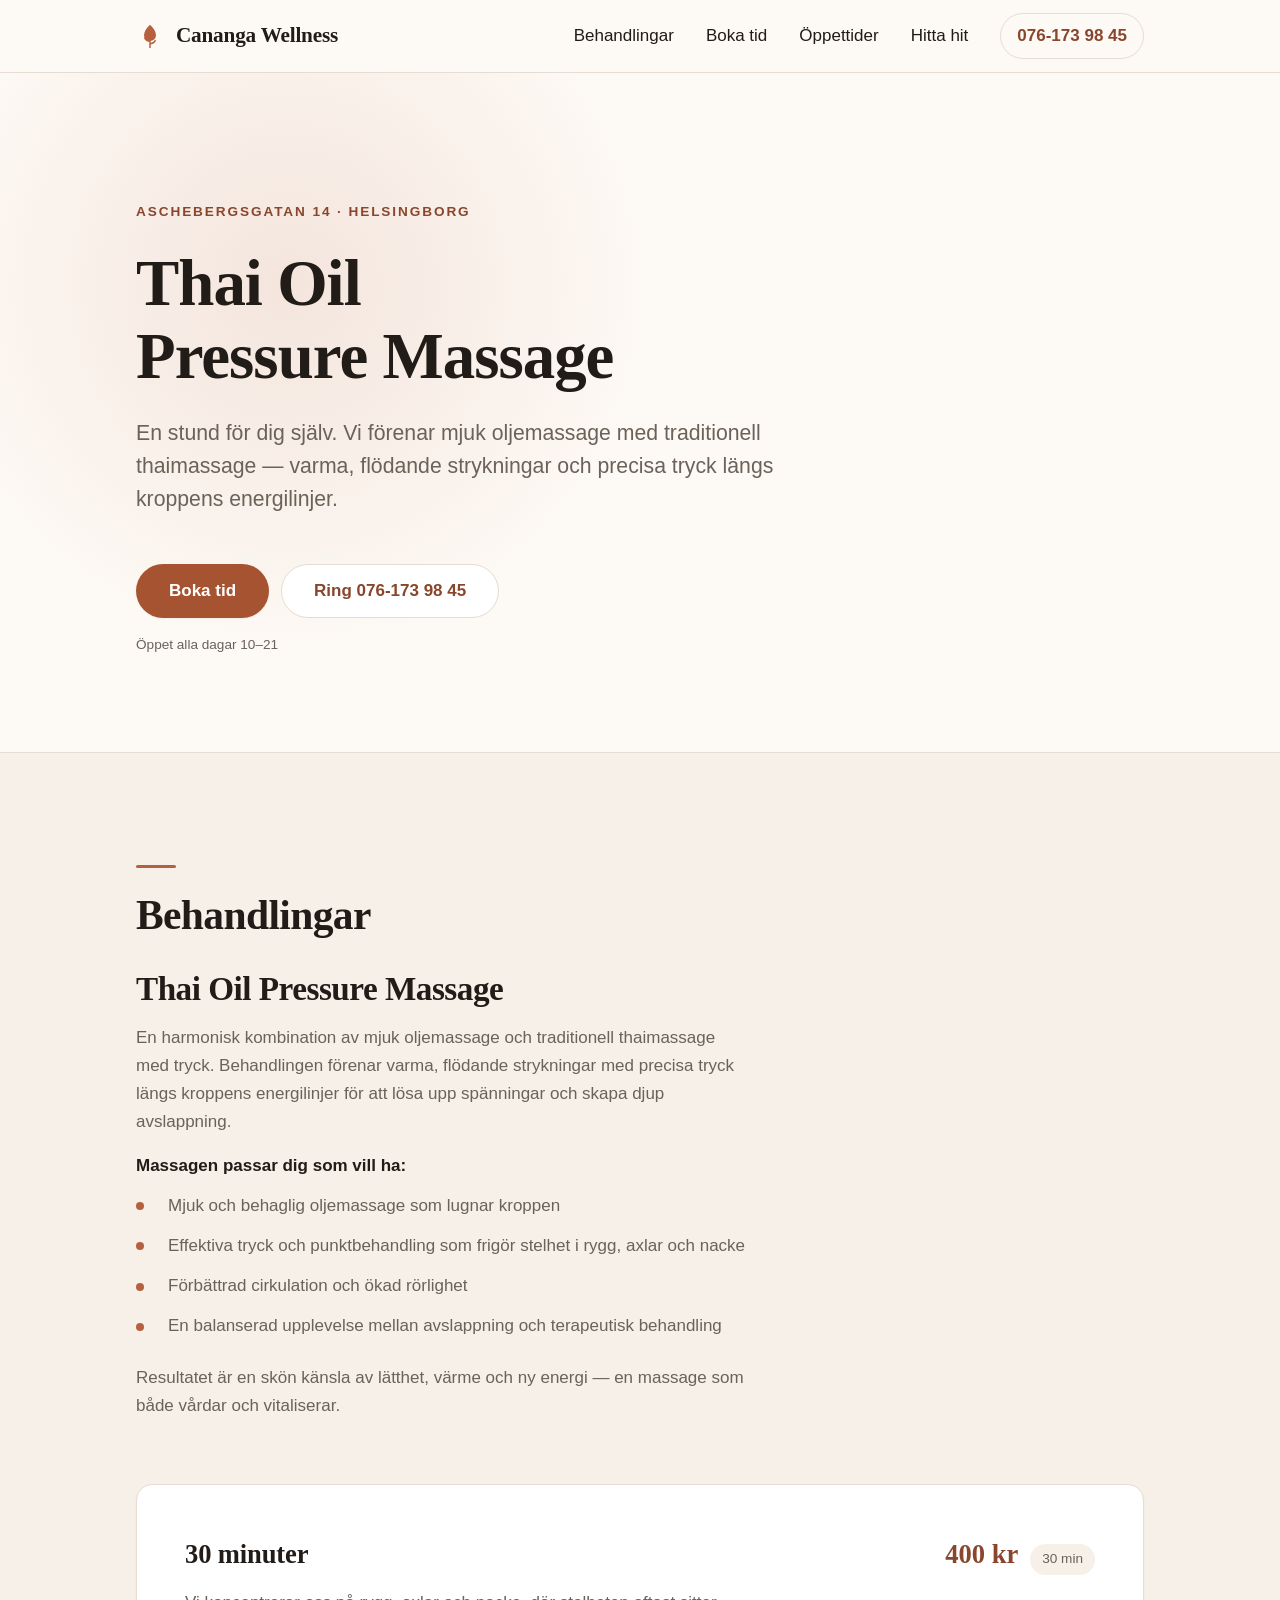
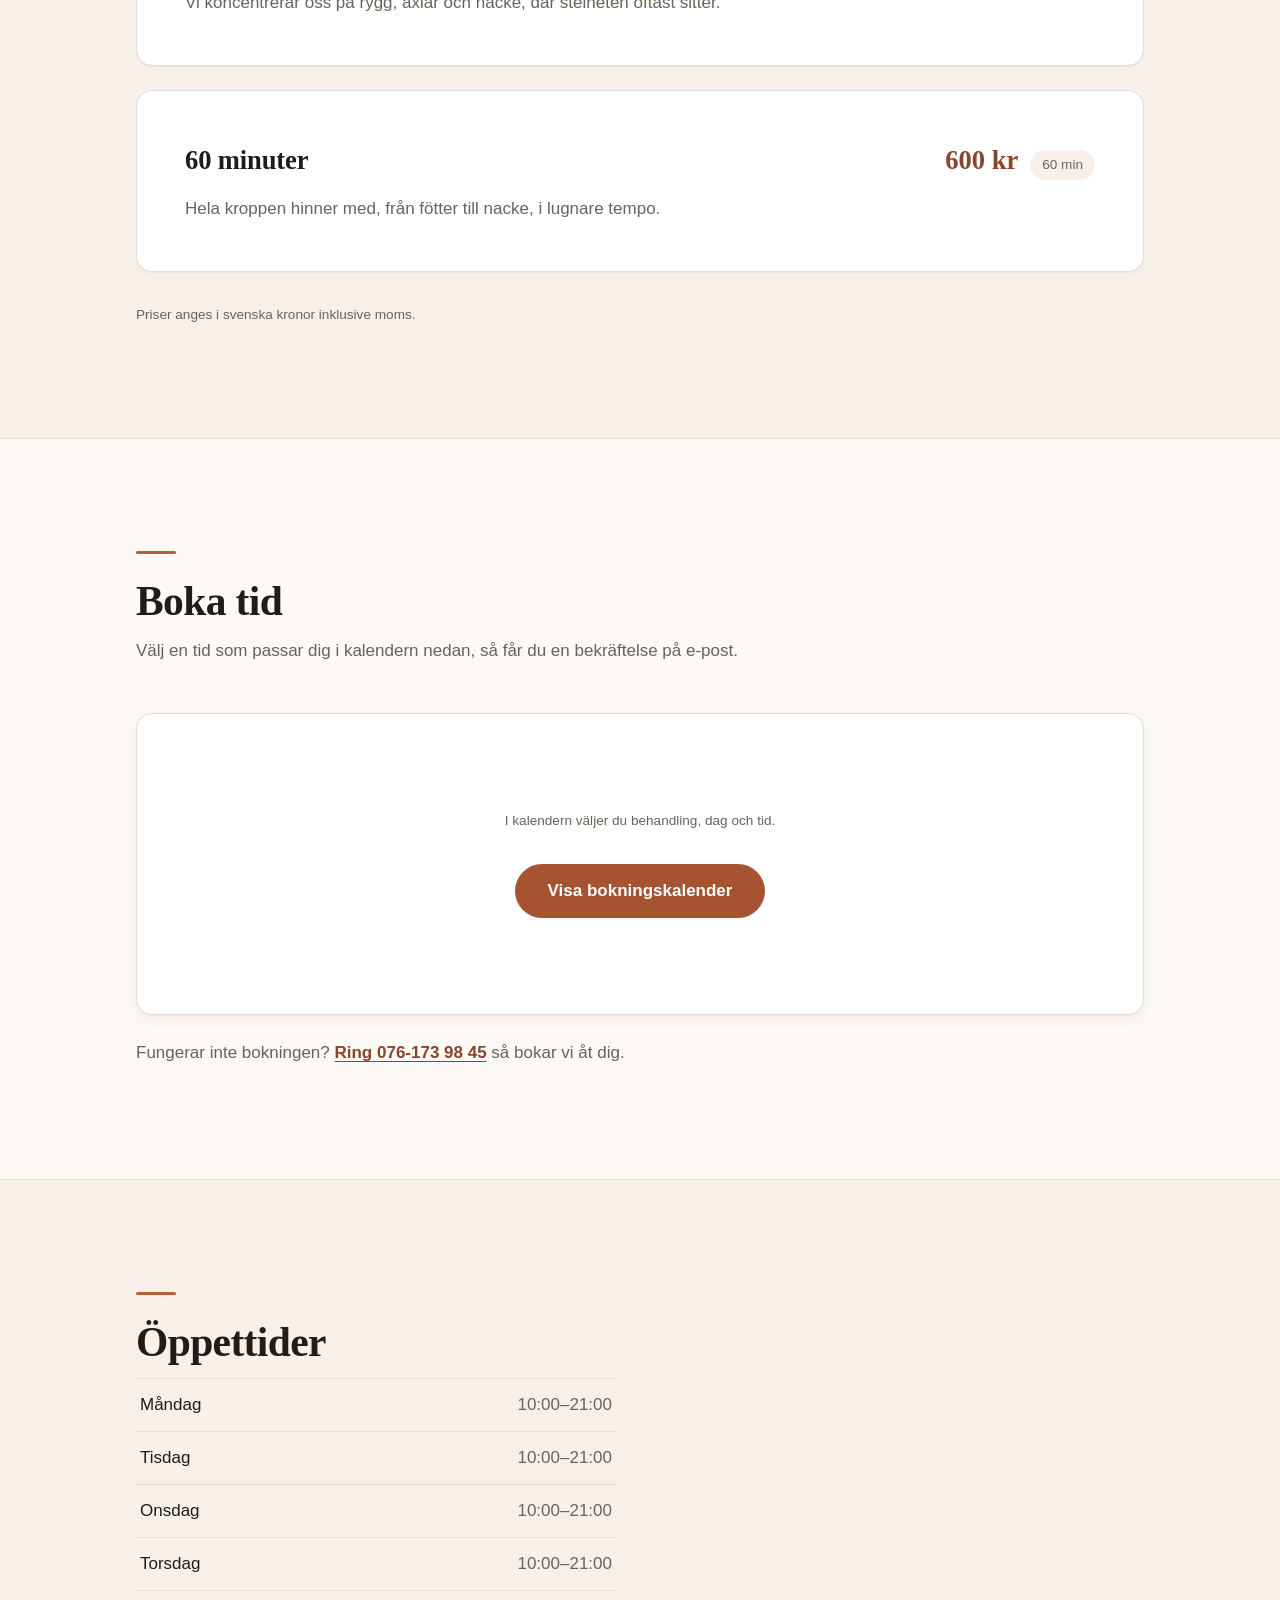
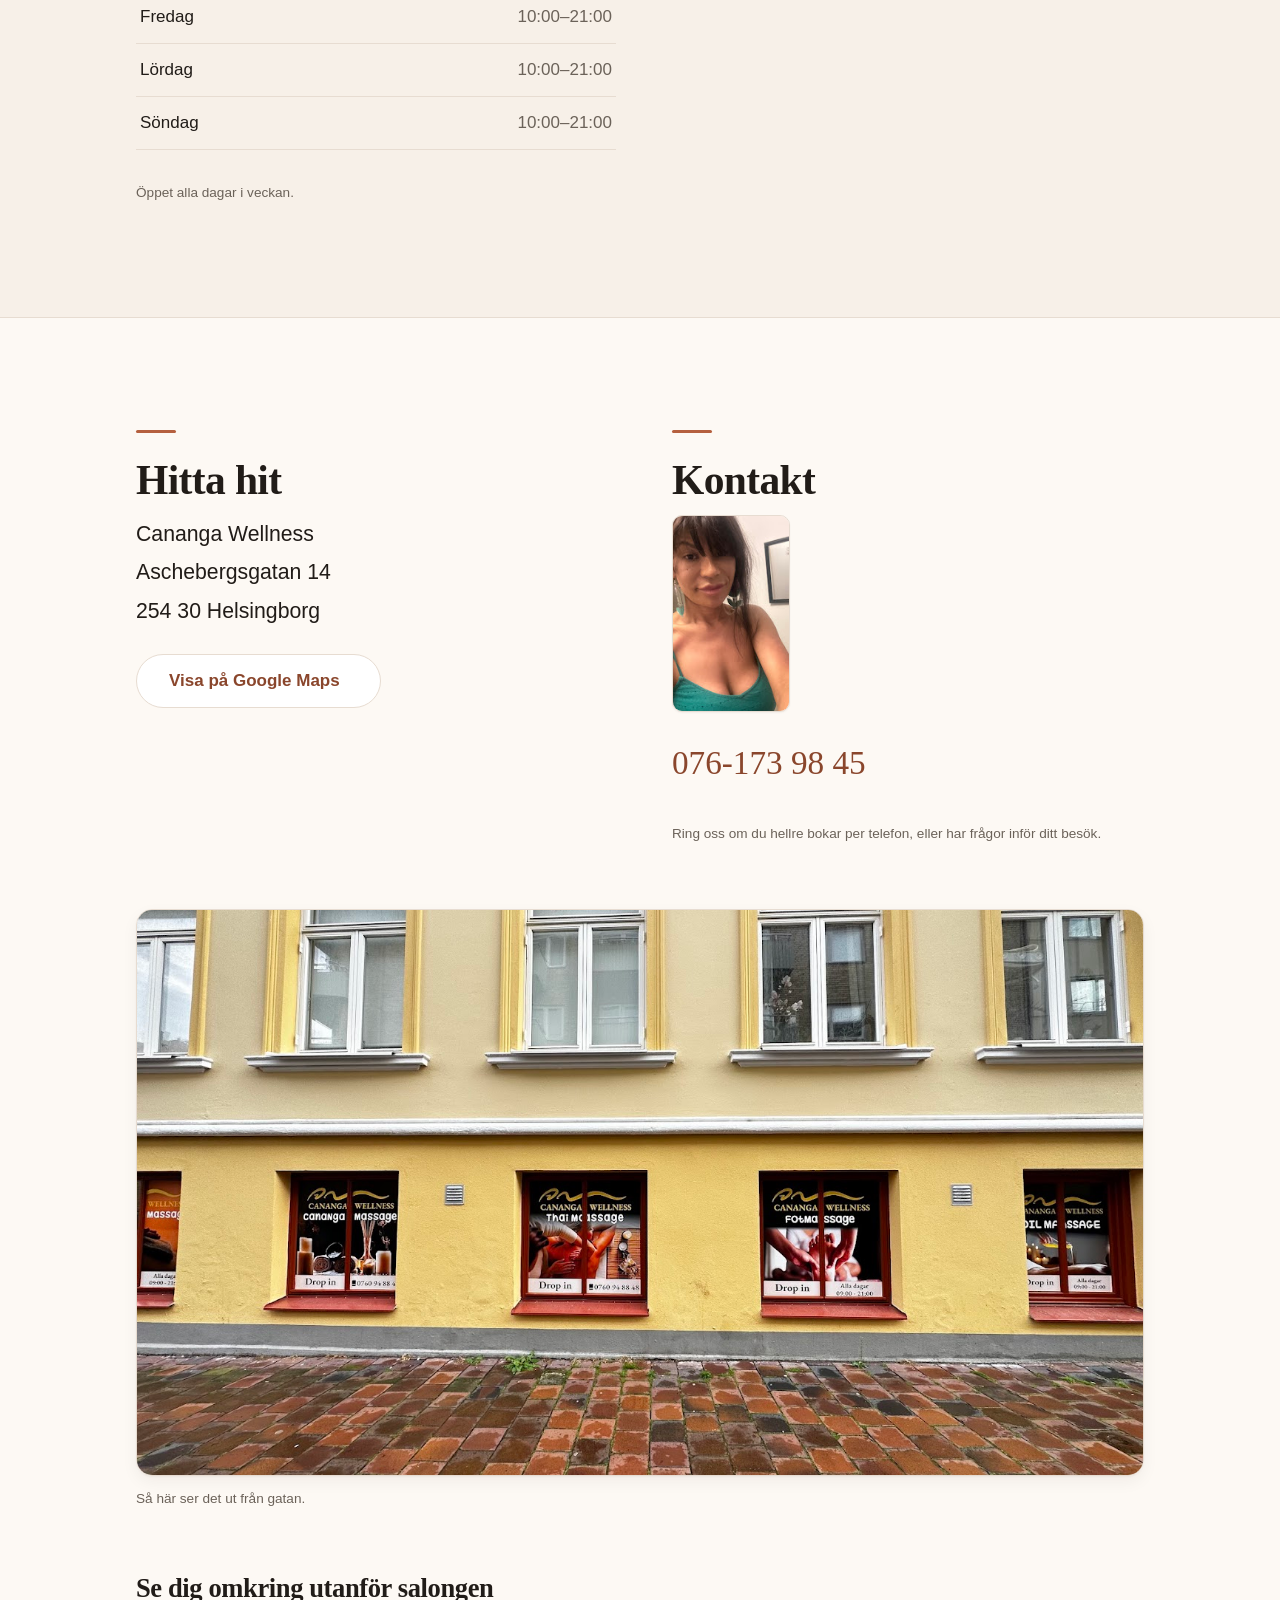
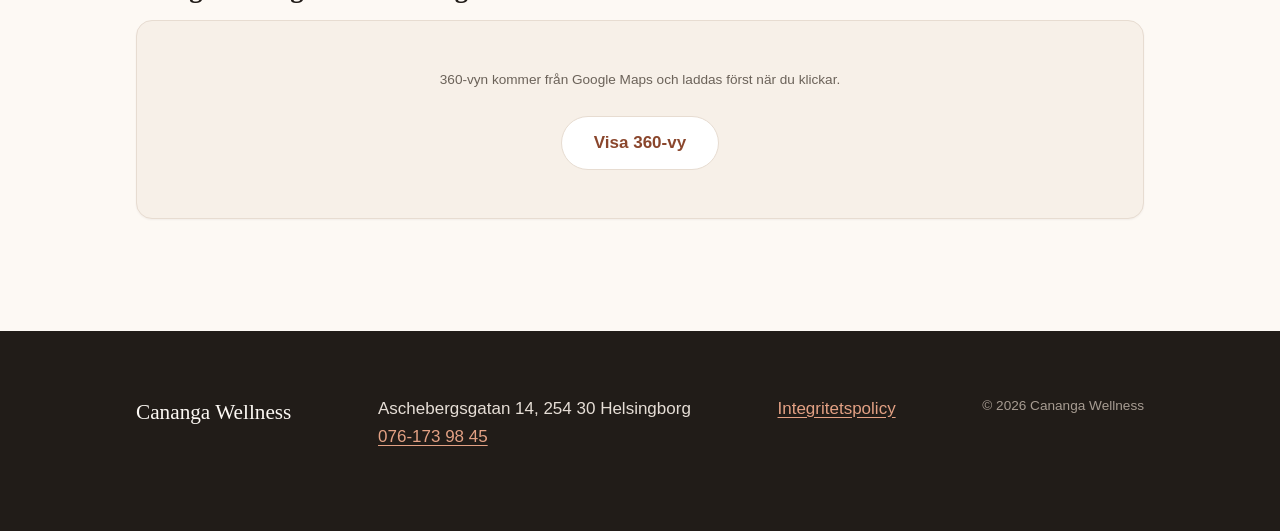
<file: index.html>
<!DOCTYPE html>
<html lang="sv">
<head>
<meta charset="utf-8">
<meta name="viewport" content="width=device-width, initial-scale=1">

<title>Cananga Wellness – Thai Oil Pressure Massage i Helsingborg</title>
<meta name="description" content="Thai Oil Pressure Massage i Helsingborg — mjuk oljemassage kombinerad med traditionell thaimassage. 30 min 400 kr, 60 min 600 kr. Öppet alla dagar 10–21.">
<link rel="canonical" href="https://peraakesson-cloud.github.io/cananga-wellness/">

<meta name="theme-color" content="#FDF9F4">
<link rel="icon" href="img/favicon.svg" type="image/svg+xml">

<!-- Open Graph / delning i sociala medier och chattappar -->
<meta property="og:type" content="website">
<meta property="og:locale" content="sv_SE">
<meta property="og:site_name" content="Cananga Wellness">
<meta property="og:title" content="Cananga Wellness – Thai Oil Pressure Massage i Helsingborg">
<meta property="og:description" content="Mjuk oljemassage kombinerad med traditionell thaimassage. 30 min 400 kr, 60 min 600 kr. Öppet alla dagar 10–21 på Aschebergsgatan 14.">
<meta property="og:url" content="https://peraakesson-cloud.github.io/cananga-wellness/">
<meta property="og:image" content="https://peraakesson-cloud.github.io/cananga-wellness/img/og-image.png">
<meta property="og:image:width" content="1200">
<meta property="og:image:height" content="630">
<meta property="og:image:alt" content="Cananga Wellness – Thai Oil Pressure Massage i Helsingborg">
<meta name="twitter:card" content="summary_large_image">

<link rel="stylesheet" href="css/style.css">

<!-- Markerar att JavaScript fungerar, så mobilmenyn kan fällas ihop direkt.
     Utan JavaScript visas alla menylänkar som en vanlig lista i stället. -->
<script>document.documentElement.className += ' js';</script>
</head>

<body>

<a class="skip" href="#innehall">Hoppa till innehåll</a>

<header class="site-head">
  <div class="wrap site-head__inner">

    <a class="brand" href="#top">
      <span class="brand__mark" aria-hidden="true">
        <svg viewBox="0 0 32 32" width="28" height="28" focusable="false">
          <path d="M16 3c4.5 4 6.8 8 6.8 12a6.8 6.8 0 0 1-13.6 0c0-4 2.3-8 6.8-12z" fill="currentColor"/>
          <path d="M16 17v12M16 22c-2.6 0-4.7-1.4-6-3.6M16 25c2.6 0 4.7-1.4 6-3.6"
                fill="none" stroke="currentColor" stroke-width="1.7" stroke-linecap="round"/>
        </svg>
      </span>
      <span class="brand__name">Cananga&nbsp;Wellness</span>
    </a>

    <button class="nav-toggle" type="button" aria-expanded="false" aria-controls="huvudmeny">
      <span class="nav-toggle__bars" aria-hidden="true"><span></span><span></span><span></span></span>
      <span class="nav-toggle__text">Meny</span>
    </button>

    <nav id="huvudmeny" class="nav" aria-label="Huvudmeny">
      <ul class="nav__list">
        <li><a href="#behandlingar">Behandlingar</a></li>
        <li><a href="#boka">Boka tid</a></li>
        <li><a href="#oppettider">Öppettider</a></li>
        <li><a href="#hitta-hit">Hitta hit</a></li>
        <li class="nav__cta"><a class="btn btn--ghost" href="tel:+46761739845">076-173&nbsp;98&nbsp;45</a></li>
      </ul>
    </nav>

  </div>
</header>

<main id="innehall">

  <!-- ===================== HERO ===================== -->
  <section class="hero" id="top">
    <div class="wrap hero__inner">
      <p class="eyebrow">Aschebergsgatan 14 &middot; Helsingborg</p>
      <h1 class="hero__title">Thai Oil Pressure Massage</h1>
      <p class="lead">
        En stund för dig själv. Vi förenar mjuk oljemassage med traditionell
        thaimassage — varma, flödande strykningar och precisa tryck längs
        kroppens energilinjer.
      </p>
      <p class="hero__actions">
        <a class="btn btn--primary" href="#boka">Boka tid</a>
        <a class="btn btn--quiet" href="tel:+46761739845">Ring 076-173&nbsp;98&nbsp;45</a>
      </p>
      <p class="hero__meta">Öppet alla dagar 10–21</p>
    </div>
  </section>

  <!-- ===================== BEHANDLINGAR ===================== -->
  <section class="section section--alt" id="behandlingar">
    <div class="wrap">
      <h2 class="section__title">Behandlingar</h2>

      <!-- BESKRIVNING AV MASSAGEN — gäller båda längderna.
           Ändrar du texten här behöver du inte ändra i korten nedan. -->
      <div class="treatment-intro">
        <h3 class="treatment-intro__name">Thai Oil Pressure Massage</h3>
        <p>
          En harmonisk kombination av mjuk oljemassage och traditionell
          thaimassage med tryck. Behandlingen förenar varma, flödande
          strykningar med precisa tryck längs kroppens energilinjer för att
          lösa upp spänningar och skapa djup avslappning.
        </p>

        <p class="treatment-intro__label">Massagen passar dig som vill ha:</p>
        <ul class="ticks">
          <li>Mjuk och behaglig oljemassage som lugnar kroppen</li>
          <li>Effektiva tryck och punktbehandling som frigör stelhet i rygg, axlar och nacke</li>
          <li>Förbättrad cirkulation och ökad rörlighet</li>
          <li>En balanserad upplevelse mellan avslappning och terapeutisk behandling</li>
        </ul>

        <p>
          Resultatet är en skön känsla av lätthet, värme och ny energi — en
          massage som både vårdar och vitaliserar.
        </p>
      </div>

      <ul class="treatments">

        <!-- EN LÄNGD = ETT <li>-BLOCK. Kopiera hela blocket för att lägga till fler. -->
        <li class="treatment">
          <div class="treatment__head">
            <h4 class="treatment__name">30 minuter</h4>
            <p class="treatment__price">
              <span class="treatment__amount">400&nbsp;kr</span>
              <span class="treatment__time">30 min</span>
            </p>
          </div>
          <p class="treatment__desc">
            Vi koncentrerar oss på rygg, axlar och nacke, där stelheten
            oftast sitter.
          </p>
        </li>

        <li class="treatment">
          <div class="treatment__head">
            <h4 class="treatment__name">60 minuter</h4>
            <p class="treatment__price">
              <span class="treatment__amount">600&nbsp;kr</span>
              <span class="treatment__time">60 min</span>
            </p>
          </div>
          <p class="treatment__desc">
            Hela kroppen hinner med, från fötter till nacke, i lugnare tempo.
          </p>
        </li>
        <!-- SLUT PÅ BEHANDLINGSBLOCK -->

      </ul>

      <p class="fineprint">Priser anges i svenska kronor inklusive moms.</p>
    </div>
  </section>

  <!-- ===================== BOKA ===================== -->
  <section class="section" id="boka">
    <div class="wrap">
      <h2 class="section__title">Boka tid</h2>
      <p class="section__intro">
        Välj en tid som passar dig i kalendern nedan, så får du en bekräftelse
        på e-post.
      </p>

      <!-- ==========================================================
           BOKNINGSWIDGET — START
           ==========================================================
           ALLT som rör bokningssystemet ligger mellan den här
           kommentaren och "BOKNINGSWIDGET — SLUT" längre ner.
           Inget annat på webbplatsen är beroende av det. Vill du byta
           till en annan leverantör (Bokadirekt, Setmore, Boka.se ...)
           — radera hela blocket och klistra in deras kod i stället.

           KALENDERN ÄR INKOPPLAD mot Cal.com-kontot
           canangewellness-vjsgfw. Knappen öppnar hela kontots kalender,
           där besökaren själv väljer 30 eller 60 minuter och sedan tid.

           Därför behöver du INTE ändra något här när du lägger till
           eller tar bort en behandling i Cal.com — den dyker upp i
           kalendern automatiskt. Men glöm inte att lägga till den i
           listan "Behandlingar" längre upp på sidan, den är separat.

           BYTER DU ANVÄNDARNAMN i Cal.com slutar kalendern att
           fungera. Då måste "link" nedan uppdateras till det nya
           namnet. Det är det som står efter cal.com/ i din adress.

           GLÖM INTE: ställ in Availability i Cal.com till 10:00–21:00
           alla dagar, annars går det att boka tider ni har stängt.
           ========================================================== -->

      <div class="booking">

        <script>
          /* ÄNDRA HÄR — en rad per behandling som ska gå att boka online.

               label + price = texten på knappen här på webbplatsen
               link          = allt som står efter cal.com/ i bokningslänken
               namespace     = andra argumentet i Cal("init", "...", ...)

             Både link och namespace hittar du i inbäddningskoden hos
             Cal.com (Event Type → Embed → Inline).

             Lägg till en behandling genom att kopiera en hel rad.
             Ta bort en genom att radera raden. Knapparna på sidan
             byggs automatiskt utifrån den här listan. */
          var CAL_EVENTS = [
            { label: "Visa bokningskalender", price: "", link: "canangewellness-vjsgfw", namespace: "boka" }
          ];
        </script>

        <!-- Visas innan besökaren har öppnat kalendern.
             Ingen kontakt med Cal.com sker förrän man klickar. -->
        <div class="booking__gate" id="cal-gate">
          <p class="booking__gate-text">
            I kalendern väljer du behandling, dag och tid.
          </p>
          <div class="booking__choices" id="cal-choices"></div>
        </div>

        <!-- Flikar för att byta behandling när kalendern är öppen -->
        <div class="booking__tabs" id="cal-tabs" role="group" aria-label="Välj behandling" hidden></div>

        <!-- Här renderas kalendrarna, en behållare per behandling -->
        <div id="cal-mounts"></div>

        <!-- Visas bara om CAL_LINK inte är ifylld ännu -->
        <div class="booking__setup" id="cal-setup" hidden>
          <p><strong>Bokningskalendern är inte inkopplad ännu.</strong></p>
          <p>
            Följ instruktionerna i kommentaren i <code>index.html</code>
            (sök efter <code>ÄNDRA HÄR</code>) för att koppla in Cal.com.
            Så länge den här rutan syns kan besökare boka via telefon.
          </p>
        </div>

        <!-- Visas om kalendern inte gick att ladda -->
        <div class="booking__error" id="cal-error" hidden>
          <p><strong>Kalendern kunde inte laddas just nu.</strong></p>
          <p>Ring oss så bokar vi åt dig.</p>
        </div>

      </div>

      <script>
      (function () {
        var gate    = document.getElementById("cal-gate");
        var choices = document.getElementById("cal-choices");
        var tabs    = document.getElementById("cal-tabs");
        var mounts  = document.getElementById("cal-mounts");
        var setup   = document.getElementById("cal-setup");
        var error   = document.getElementById("cal-error");
        if (!gate || !choices || !mounts) return;

        /* Bara behandlingar som faktiskt är ifyllda */
        var events = (typeof CAL_EVENTS !== "undefined" && CAL_EVENTS.length) ? CAL_EVENTS : [];
        events = events.filter(function (e) {
          return e && e.link && e.namespace && e.link.indexOf("DITT-ANVANDARNAMN") === -1;
        });

        /* Inget inkopplat ännu → visa instruktionsrutan i stället */
        if (!events.length) {
          gate.hidden = true;
          setup.hidden = false;
          return;
        }

        var bootstrapped = false;
        var laddad = {};

        /* Bygg en startknapp, en flik och en behållare per behandling */
        events.forEach(function (ev, i) {
          ev.mountId = "cal-mount-" + i;

          var box = document.createElement("div");
          box.className = "booking__mount";
          box.id = ev.mountId;
          box.hidden = true;
          mounts.appendChild(box);

          /* Priset visas bara om det är ifyllt */
          var text = ev.price ? ev.label + " · " + ev.price : ev.label;

          var start = document.createElement("button");
          start.type = "button";
          start.className = "btn " + (i === 0 ? "btn--primary" : "btn--quiet");
          start.textContent = text;
          start.addEventListener("click", function () { visa(i); });
          choices.appendChild(start);

          var tab = document.createElement("button");
          tab.type = "button";
          tab.className = "booking__tab";
          tab.textContent = text;
          tab.setAttribute("aria-pressed", "false");
          tab.addEventListener("click", function () { visa(i); });
          tabs.appendChild(tab);
          ev.tab = tab;
        });

        /* Klick-för-att-ladda: ingen tredjepartskod körs innan besökaren
           själv väljer behandling. Vill du att den första kalendern ska
           laddas direkt när sidan öppnas — lägg till raden:  visa(0);   */
        function visa(i) {
          gate.hidden = true;
          error.hidden = true;
          tabs.hidden = events.length < 2;

          events.forEach(function (ev, j) {
            document.getElementById(ev.mountId).hidden = (j !== i);
            ev.tab.setAttribute("aria-pressed", j === i ? "true" : "false");
          });

          if (!laddad[i]) {
            laddad[i] = true;
            ladda(events[i]);
          }
        }

        /* Cal.coms officiella inbäddningsskript — körs bara en gång */
        function bootstrap() {
          if (bootstrapped) return;
          bootstrapped = true;

          (function (C, A, L) {
            var p = function (a, ar) { a.q.push(ar); };
            var d = C.document;
            C.Cal = C.Cal || function () {
              var cal = C.Cal, ar = arguments;
              if (!cal.loaded) {
                cal.ns = {}; cal.q = cal.q || [];
                var s = d.createElement("script");
                s.src = A;
                s.onerror = fail;
                d.head.appendChild(s);
                cal.loaded = true;
              }
              if (ar[0] === L) {
                var api = function () { p(api, arguments); };
                var ns = ar[1];
                api.q = api.q || [];
                if (typeof ns === "string") {
                  cal.ns[ns] = cal.ns[ns] || api;
                  p(cal.ns[ns], ar); p(cal, ["initNamespace", ns]);
                } else { p(cal, ar); }
                return;
              }
              p(cal, ar);
            };
          })(window, "https://app.cal.com/embed/embed.js", "init");

          Cal.config = Cal.config || {};
          Cal.config.forwardQueryParams = true;
        }

        function ladda(ev) {
          bootstrap();

          Cal("init", ev.namespace, { origin: "https://app.cal.com" });

          Cal.ns[ev.namespace]("inline", {
            elementOrSelector: "#" + ev.mountId,
            config: { layout: "month_view", useSlotsViewOnSmallScreen: "true" },
            calLink: ev.link
          });

          Cal.ns[ev.namespace]("ui", {
            hideEventTypeDetails: false,
            layout: "month_view",
            cssVarsPerTheme: { light: { "cal-brand": "#A65331" } }
          });

          /* Cal.com säger själv till om länken är fel eller kalendern är klar.
             Utan det här skulle en trasig länk visa Cal.coms egen 404-ruta
             inuti kalendern i stället för vårt telefonnummer. */
          Cal.ns[ev.namespace]("on", {
            action: "linkFailed",
            callback: function () { fail(); }
          });

          Cal.ns[ev.namespace]("on", {
            action: "linkReady",
            callback: function () { ev.klar = true; }
          });

          /* Reservkoll: har inget hänt inom 10 sekunder — visa telefonnumret */
          setTimeout(function () {
            var box = document.getElementById(ev.mountId);
            if (!ev.klar && box && !box.hidden && !box.querySelector("iframe")) fail();
          }, 10000);
        }

        function fail() {
          events.forEach(function (ev) {
            var box = document.getElementById(ev.mountId);
            if (box) box.hidden = true;
          });
          tabs.hidden = true;
          error.hidden = false;
        }
      })();
      </script>

      <noscript>
        <div class="booking__error">
          <p><strong>Bokningskalendern kräver JavaScript.</strong></p>
          <p>Ring oss så bokar vi åt dig.</p>
        </div>
      </noscript>

      <!-- ==========================================================
           BOKNINGSWIDGET — SLUT
           ========================================================== -->

      <!-- Telefonnumret ligger UTANFÖR widgeten med flit: det syns
           även om bokningssystemet ligger nere eller blockeras. -->
      <p class="booking__fallback">
        Fungerar inte bokningen?
        <a href="tel:+46761739845">Ring 076-173&nbsp;98&nbsp;45</a>
        så bokar vi åt dig.
      </p>

    </div>
  </section>

  <!-- ===================== ÖPPETTIDER ===================== -->
  <section class="section section--alt" id="oppettider">
    <div class="wrap">
      <h2 class="section__title">Öppettider</h2>

      <!-- ÖPPETTIDER — ändra tiderna här. Skriv "Stängt" på en dag ni håller stängt. -->
      <dl class="hours">
        <div class="hours__row"><dt>Måndag</dt><dd>10:00–21:00</dd></div>
        <div class="hours__row"><dt>Tisdag</dt><dd>10:00–21:00</dd></div>
        <div class="hours__row"><dt>Onsdag</dt><dd>10:00–21:00</dd></div>
        <div class="hours__row"><dt>Torsdag</dt><dd>10:00–21:00</dd></div>
        <div class="hours__row"><dt>Fredag</dt><dd>10:00–21:00</dd></div>
        <div class="hours__row"><dt>Lördag</dt><dd>10:00–21:00</dd></div>
        <div class="hours__row"><dt>Söndag</dt><dd>10:00–21:00</dd></div>
      </dl>
      <!-- SLUT ÖPPETTIDER — ändra samma tider i JSON-LD längst ner i filen -->

      <p class="fineprint">Öppet alla dagar i veckan.</p>
    </div>
  </section>

  <!-- ===================== HITTA HIT ===================== -->
  <section class="section" id="hitta-hit">
    <div class="wrap">

      <div class="contact">
        <div class="contact__block">
          <h2 class="section__title">Hitta hit</h2>
          <address class="contact__address">
            Cananga Wellness<br>
            Aschebergsgatan 14<br>
            254 30 Helsingborg
          </address>
          <p>
            <a class="btn btn--quiet" href="https://www.google.com/maps/search/?api=1&amp;query=Aschebergsgatan+14%2C+254+30+Helsingborg"
               target="_blank" rel="noopener noreferrer">
              Visa på Google Maps<span class="visually-hidden"> (öppnas i ny flik)</span>
            </a>
          </p>
        </div>

        <div class="contact__block">
          <h2 class="section__title">Kontakt</h2>

          <!-- PORTRÄTT — byt bild genom att lägga en ny fil i mappen img/
               och ändra filnamnet i src nedan. Ändra också alt-texten,
               den läses upp för den som inte kan se bilden. -->
          <img class="portrait" src="img/Patt.jpg"
               alt="Patt, som tar emot dig hos Cananga Wellness."
               width="141" height="235" loading="lazy" decoding="async">

          <p class="contact__phone">
            <a href="tel:+46761739845">076-173&nbsp;98&nbsp;45</a>
          </p>
          <p class="fineprint">Ring oss om du hellre bokar per telefon, eller har frågor inför ditt besök.</p>

          <!-- E-POST: fyll i adressen och ta bort kommentarstecknen runt raden för att visa den
          <p class="contact__mail"><a href="mailto:info@example.se">info@example.se</a></p>
          -->
        </div>
      </div>

      <!-- FASADBILD — byt bild genom att lägga en ny fil i mappen img/
           och ändra filnamnet i src nedan. -->
      <figure class="photo">
        <img src="img/Outside.jpg"
             alt="Cananga Wellness från gatan: gult hus med skyltfönster och kullerstensgata."
             width="1360" height="765" loading="lazy" decoding="async">
        <figcaption>Så här ser det ut från gatan.</figcaption>
      </figure>

      <!-- ==========================================================
           360-VY FRÅN GOOGLE STREET VIEW — START
           ==========================================================
           Vyn laddas först när besökaren klickar. Därför skickas
           ingenting till Google bara för att någon läser sidan.

           VILL DU BYTA VY: öppna platsen i Google Maps, klicka
           Dela → Bädda in en karta, kopiera adressen som står
           i src="..." och klistra in den i SV_URL nedan.
           ========================================================== -->
      <div class="streetview">
        <h3 class="streetview__title">Se dig omkring utanför salongen</h3>

        <div class="streetview__gate" id="sv-gate">
          <p class="streetview__text">
            360-vyn kommer från Google Maps och laddas först när du klickar.
          </p>
          <button class="btn btn--quiet" type="button" id="sv-load">Visa 360-vy</button>
        </div>

        <div class="streetview__frame" id="sv-frame" hidden></div>
      </div>

      <script>
      (function () {
        /* ÄNDRA HÄR om du vill visa en annan plats */
        var SV_URL = "https://www.google.com/maps/embed?pb=!6m7!1m6!2m2!1d56.0568315!2d12.6911285!3f138.39!4f-0!5f1";

        var gate  = document.getElementById("sv-gate");
        var frame = document.getElementById("sv-frame");
        var btn   = document.getElementById("sv-load");
        if (!gate || !frame || !btn) return;

        btn.addEventListener("click", function () {
          var f = document.createElement("iframe");
          f.src = SV_URL;
          f.title = "360-vy fr\u00e5n gatan utanf\u00f6r Cananga Wellness, Aschebergsgatan 14";
          f.loading = "lazy";
          f.allowFullscreen = true;
          f.setAttribute("referrerpolicy", "no-referrer-when-downgrade");
          frame.appendChild(f);
          gate.hidden = true;
          frame.hidden = false;
        });
      })();
      </script>
      <!-- ==========================================================
           360-VY FRÅN GOOGLE STREET VIEW — SLUT
           ========================================================== -->

    </div>
  </section>

</main>

<footer class="site-foot">
  <div class="wrap site-foot__inner">
    <p class="site-foot__brand">Cananga Wellness</p>
    <p>
      Aschebergsgatan 14, 254 30 Helsingborg<br>
      <a href="tel:+46761739845">076-173&nbsp;98&nbsp;45</a>
    </p>
    <p>
      <a href="integritetspolicy.html">Integritetspolicy</a>
    </p>
    <p class="site-foot__copy">&copy; <span id="ar">2026</span> Cananga Wellness</p>
  </div>
</footer>

<!-- Fast bokningsknapp i underkant på mobil -->
<div class="mobile-cta" id="mobil-cta" hidden>
  <a class="btn btn--primary" href="#boka">Boka tid</a>
  <a class="btn btn--quiet" href="tel:+46761739845">Ring</a>
</div>

<script src="js/main.js"></script>

<!-- =========================================================
     STRUKTURERAD DATA för Google (schema.org).
     Ändrar du adress, telefon, pris eller öppettider ovan —
     ändra samma sak här, annars visar Google gammal info.
     ========================================================= -->
<script type="application/ld+json">
{
  "@context": "https://schema.org",
  "@type": "DaySpa",
  "name": "Cananga Wellness",
  "description": "Thai Oil Pressure Massage i Helsingborg — mjuk oljemassage kombinerad med traditionell thaimassage med tryck.",
  "url": "https://peraakesson-cloud.github.io/cananga-wellness/",
  "image": "https://peraakesson-cloud.github.io/cananga-wellness/img/og-image.png",
  "telephone": "+46761739845",
  "priceRange": "400–600 kr",
  "currenciesAccepted": "SEK",
  "address": {
    "@type": "PostalAddress",
    "streetAddress": "Aschebergsgatan 14",
    "postalCode": "254 30",
    "addressLocality": "Helsingborg",
    "addressRegion": "Skåne län",
    "addressCountry": "SE"
  },
  "hasMap": "https://www.google.com/maps/search/?api=1&query=Aschebergsgatan+14%2C+254+30+Helsingborg",
  "openingHoursSpecification": [
    {
      "@type": "OpeningHoursSpecification",
      "dayOfWeek": ["Monday","Tuesday","Wednesday","Thursday","Friday","Saturday","Sunday"],
      "opens": "10:00",
      "closes": "21:00"
    }
  ],
  "makesOffer": [
    {
      "@type": "Offer",
      "price": "600",
      "priceCurrency": "SEK",
      "availability": "https://schema.org/InStock",
      "itemOffered": {
        "@type": "Service",
        "name": "Thai Oil Pressure Massage, 60 minuter",
        "serviceType": "Thai Oil Pressure Massage"
      }
    },
    {
      "@type": "Offer",
      "price": "400",
      "priceCurrency": "SEK",
      "availability": "https://schema.org/InStock",
      "itemOffered": {
        "@type": "Service",
        "name": "Thai Oil Pressure Massage, 30 minuter",
        "serviceType": "Thai Oil Pressure Massage"
      }
    }
  ]
}
</script>

</body>
</html>
</file>
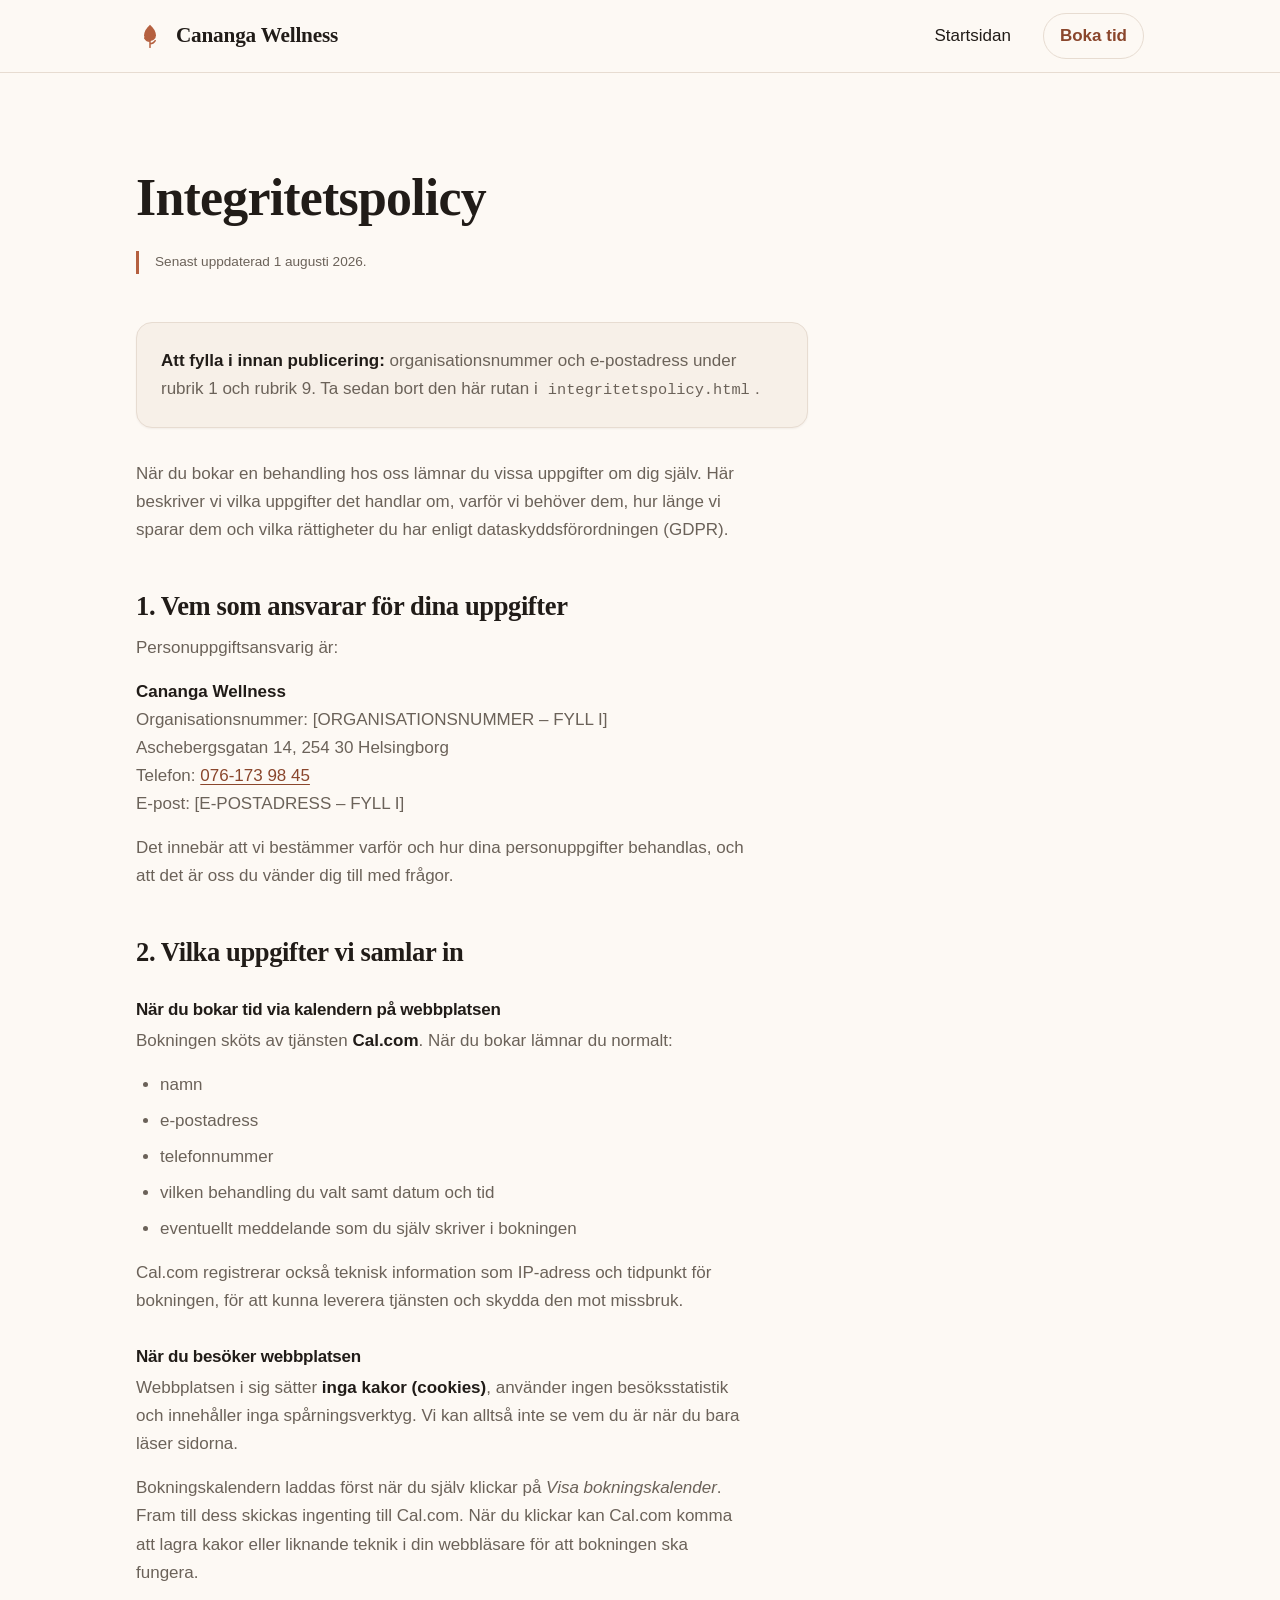
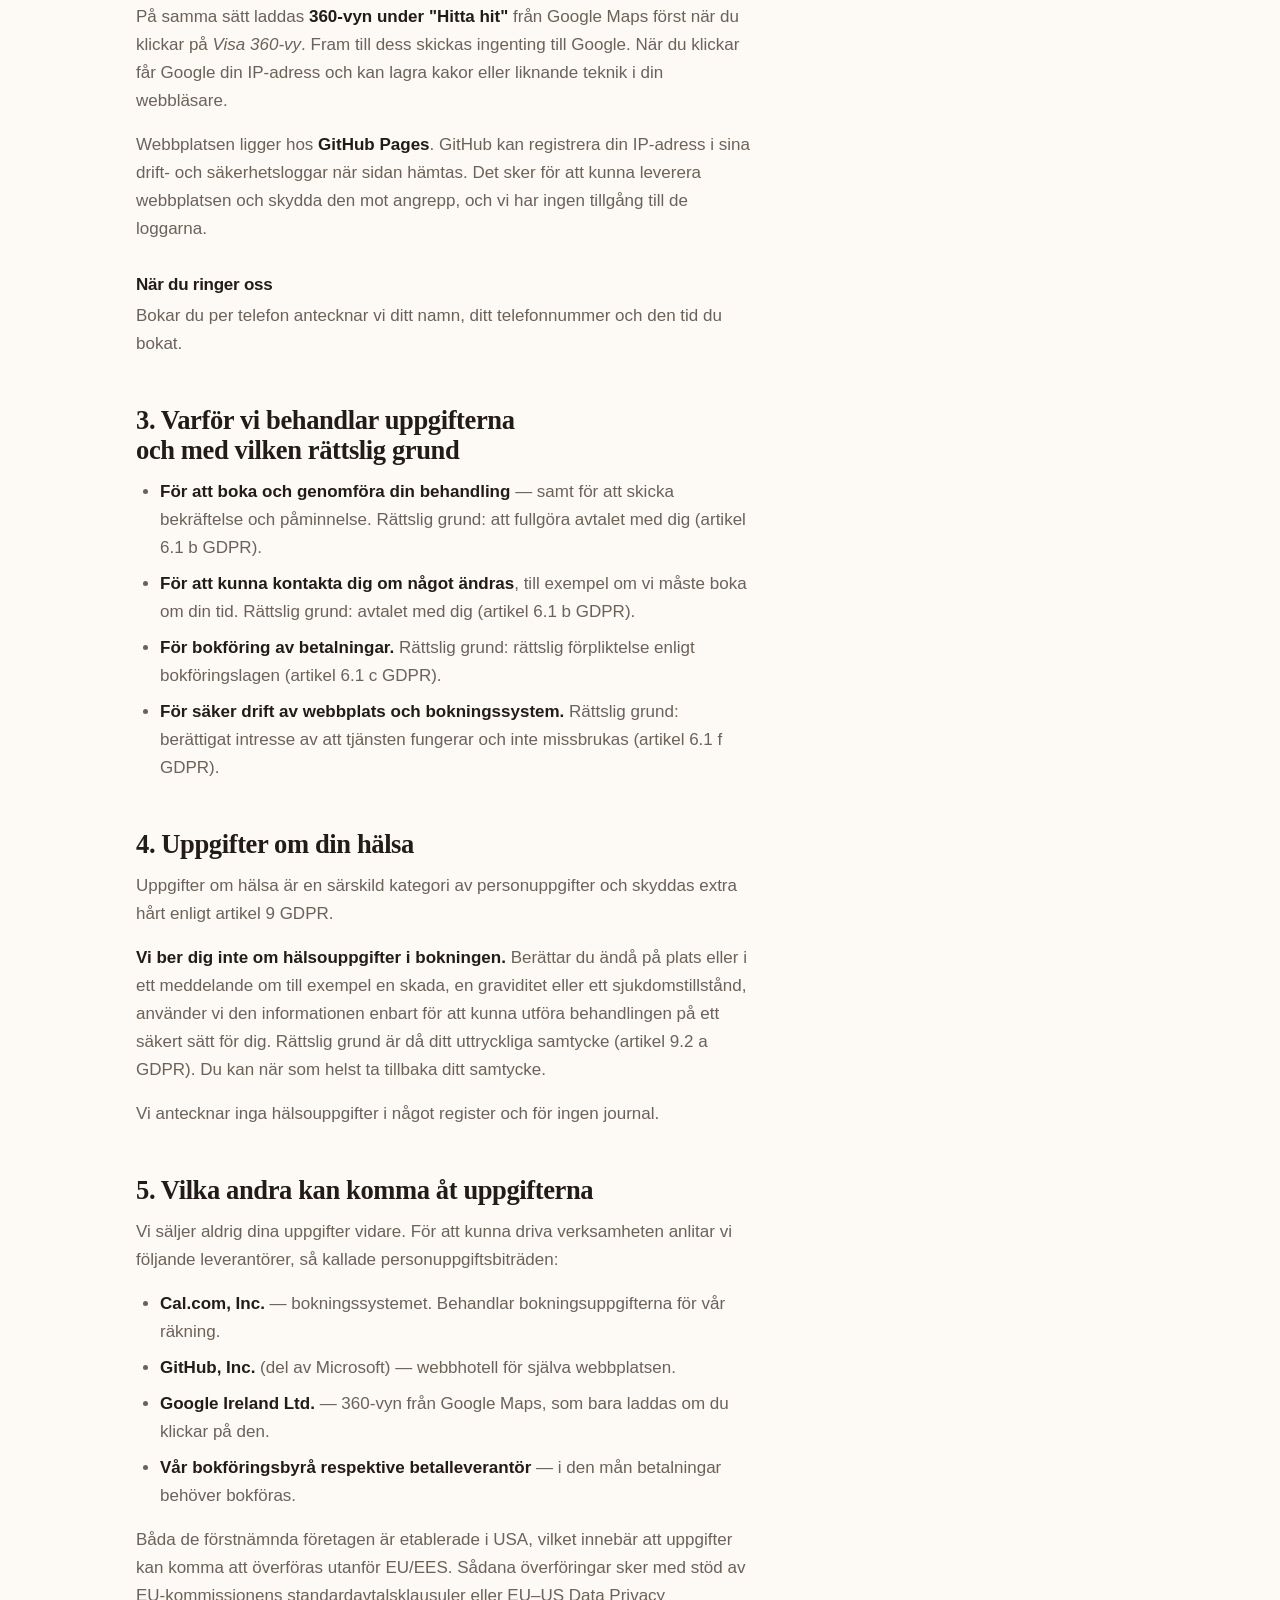
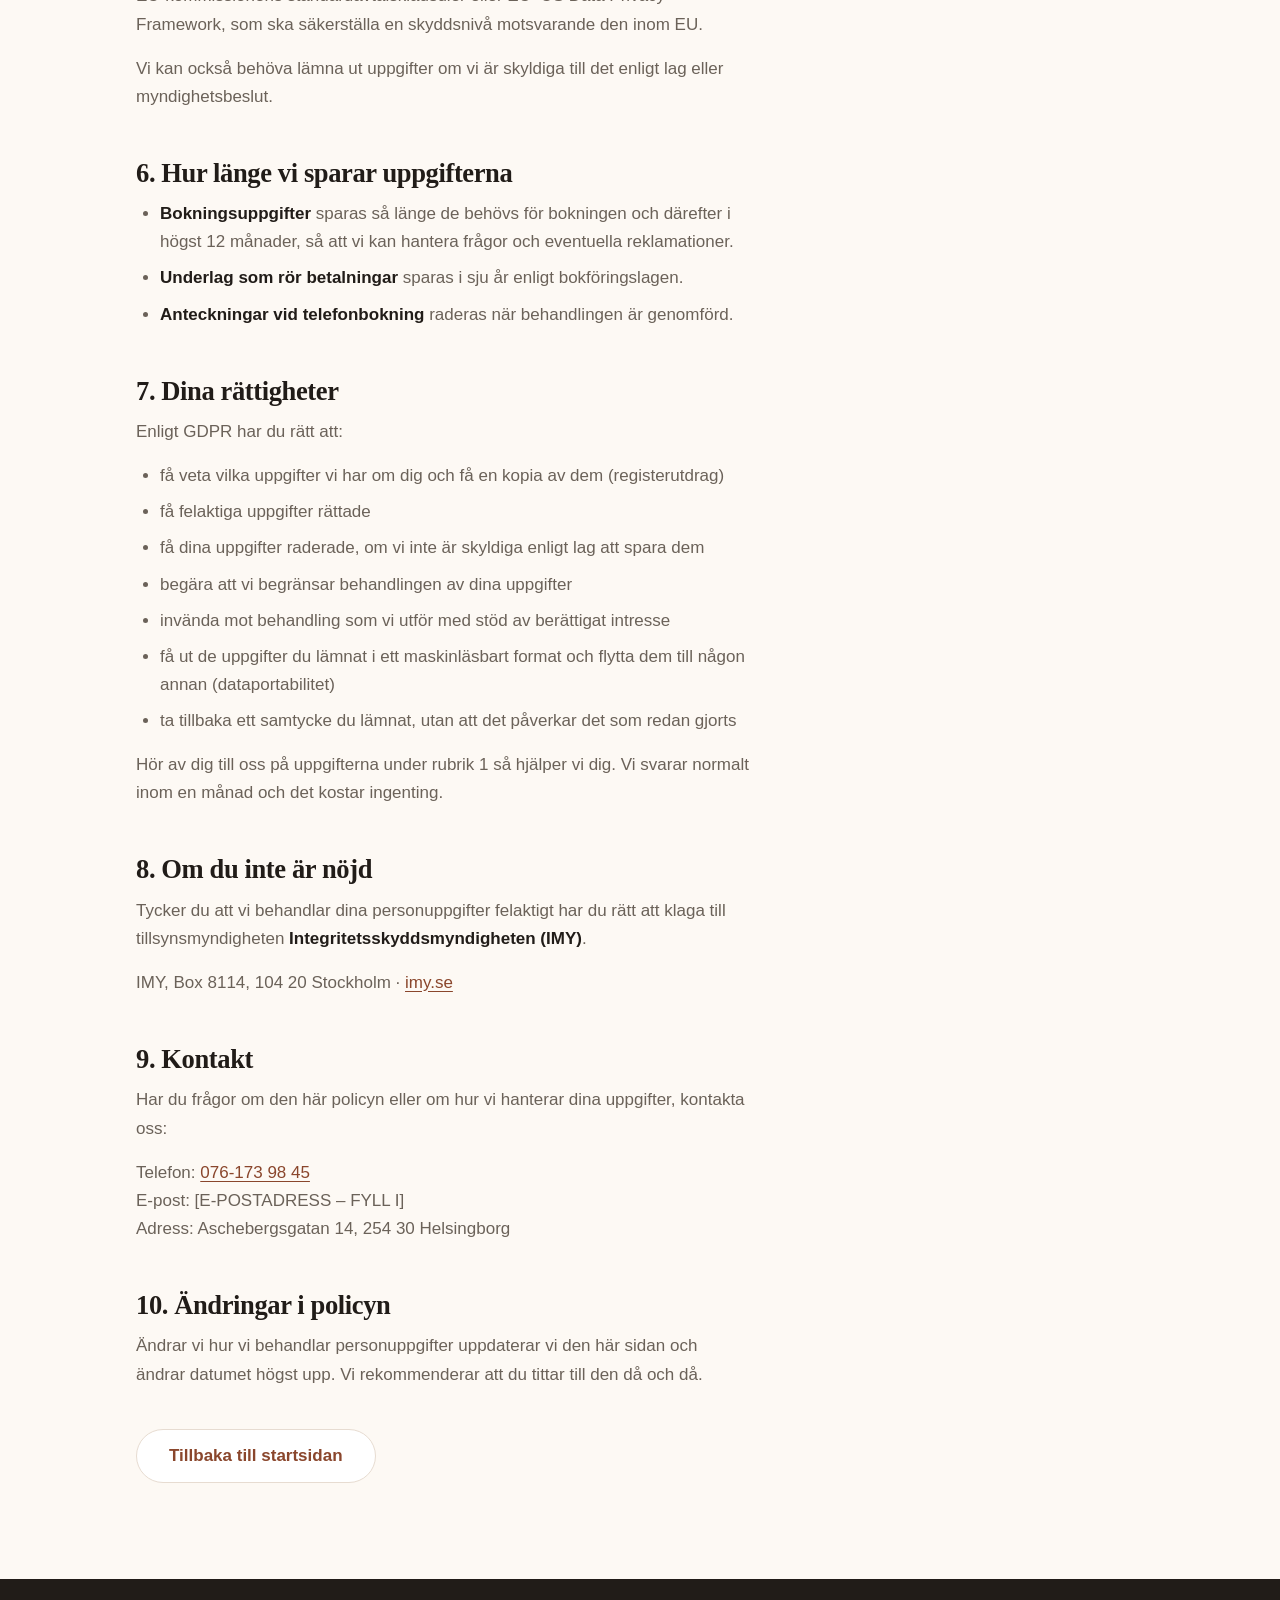
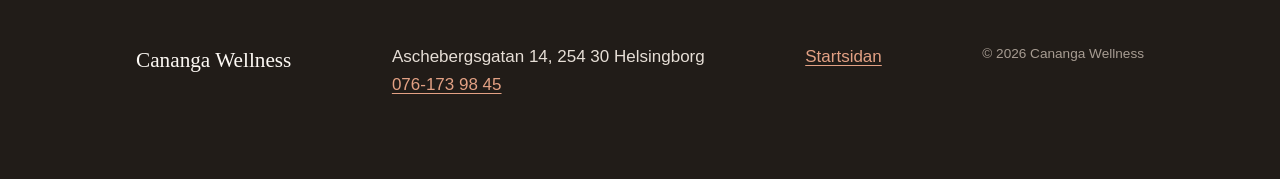
<file: integritetspolicy.html>
<!DOCTYPE html>
<html lang="sv">
<head>
<meta charset="utf-8">
<meta name="viewport" content="width=device-width, initial-scale=1">

<title>Integritetspolicy – Cananga Wellness</title>
<meta name="description" content="Så behandlar Cananga Wellness dina personuppgifter när du bokar tid: vilka uppgifter vi samlar in, varför, hur länge de sparas och vilka rättigheter du har enligt GDPR.">
<link rel="canonical" href="https://peraakesson-cloud.github.io/cananga-wellness/integritetspolicy.html">

<meta name="theme-color" content="#FDF9F4">
<link rel="icon" href="img/favicon.svg" type="image/svg+xml">

<meta property="og:type" content="article">
<meta property="og:locale" content="sv_SE">
<meta property="og:site_name" content="Cananga Wellness">
<meta property="og:title" content="Integritetspolicy – Cananga Wellness">
<meta property="og:description" content="Så behandlar vi dina personuppgifter när du bokar tid hos oss.">
<meta property="og:url" content="https://peraakesson-cloud.github.io/cananga-wellness/integritetspolicy.html">
<meta property="og:image" content="https://peraakesson-cloud.github.io/cananga-wellness/img/og-image.png">

<link rel="stylesheet" href="css/style.css">
<script>document.documentElement.className += ' js';</script>
</head>

<body>

<!-- ==========================================================================
     OBS TILL DIG SOM DRIVER SALONGEN (syns inte för besökare):

     Den här texten är skriven för att passa Cananga Wellness som den ser ut
     idag: bokning via Cal.com, inga kakor från er själva, ingen besöksstatistik.

     INNAN DU PUBLICERAR — fyll i de två platshållarna längre ner
     (organisationsnummer och e-postadress) och ta sedan bort den markerade
     rutan "Att fylla i innan publicering".

     ÄNDRAR DU NÅGOT senare — t.ex. lägger till besöksstatistik, ett
     kontaktformulär, presentkort eller ett annat bokningssystem — måste
     texten uppdateras. Det här är en genomarbetad mall, inte juridisk
     rådgivning; låt gärna en jurist läsa igenom den om du är osäker.
     ========================================================================== -->

<a class="skip" href="#innehall">Hoppa till innehåll</a>

<header class="site-head">
  <div class="wrap site-head__inner">
    <a class="brand" href="index.html">
      <span class="brand__mark" aria-hidden="true">
        <svg viewBox="0 0 32 32" width="28" height="28" focusable="false">
          <path d="M16 3c4.5 4 6.8 8 6.8 12a6.8 6.8 0 0 1-13.6 0c0-4 2.3-8 6.8-12z" fill="currentColor"/>
          <path d="M16 17v12M16 22c-2.6 0-4.7-1.4-6-3.6M16 25c2.6 0 4.7-1.4 6-3.6"
                fill="none" stroke="currentColor" stroke-width="1.7" stroke-linecap="round"/>
        </svg>
      </span>
      <span class="brand__name">Cananga&nbsp;Wellness</span>
    </a>
    <nav class="nav" aria-label="Huvudmeny">
      <ul class="nav__list">
        <li><a href="index.html">Startsidan</a></li>
        <li class="nav__cta"><a class="btn btn--ghost" href="index.html#boka">Boka tid</a></li>
      </ul>
    </nav>
  </div>
</header>

<main id="innehall" class="page">
  <div class="wrap">
    <article class="prose">

      <h1>Integritetspolicy</h1>

      <p class="prose__updated">
        Senast uppdaterad 1 augusti 2026.
      </p>

      <!-- TA BORT HELA DEN HÄR RUTAN när de två platshållarna nedan är ifyllda -->
      <div class="prose__note">
        <p><strong>Att fylla i innan publicering:</strong> organisationsnummer och
        e-postadress under rubrik 1 och rubrik 9. Ta sedan bort den här rutan
        i <code>integritetspolicy.html</code>.</p>
      </div>

      <p>
        När du bokar en behandling hos oss lämnar du vissa uppgifter om dig
        själv. Här beskriver vi vilka uppgifter det handlar om, varför vi
        behöver dem, hur länge vi sparar dem och vilka rättigheter du har
        enligt dataskyddsförordningen (GDPR).
      </p>

      <h2>1. Vem som ansvarar för dina uppgifter</h2>
      <p>Personuppgiftsansvarig är:</p>
      <p>
        <strong>Cananga Wellness</strong><br>
        Organisationsnummer: [ORGANISATIONSNUMMER – FYLL I]<br>
        Aschebergsgatan 14, 254 30 Helsingborg<br>
        Telefon: <a href="tel:+46761739845">076-173 98 45</a><br>
        E-post: [E-POSTADRESS – FYLL I]
      </p>
      <p>
        Det innebär att vi bestämmer varför och hur dina personuppgifter
        behandlas, och att det är oss du vänder dig till med frågor.
      </p>

      <h2>2. Vilka uppgifter vi samlar in</h2>

      <h3>När du bokar tid via kalendern på webbplatsen</h3>
      <p>
        Bokningen sköts av tjänsten <strong>Cal.com</strong>. När du bokar
        lämnar du normalt:
      </p>
      <ul>
        <li>namn</li>
        <li>e-postadress</li>
        <li>telefonnummer</li>
        <li>vilken behandling du valt samt datum och tid</li>
        <li>eventuellt meddelande som du själv skriver i bokningen</li>
      </ul>
      <p>
        Cal.com registrerar också teknisk information som IP-adress och
        tidpunkt för bokningen, för att kunna leverera tjänsten och skydda
        den mot missbruk.
      </p>

      <h3>När du besöker webbplatsen</h3>
      <p>
        Webbplatsen i sig sätter <strong>inga kakor (cookies)</strong>, använder
        ingen besöksstatistik och innehåller inga spårningsverktyg. Vi kan
        alltså inte se vem du är när du bara läser sidorna.
      </p>
      <p>
        Bokningskalendern laddas först när du själv klickar på
        <em>Visa bokningskalender</em>. Fram till dess skickas ingenting till
        Cal.com. När du klickar kan Cal.com komma att lagra kakor eller
        liknande teknik i din webbläsare för att bokningen ska fungera.
      </p>
      <p>
        På samma sätt laddas <strong>360-vyn under &quot;Hitta hit&quot;</strong> från
        Google Maps först när du klickar på <em>Visa 360-vy</em>. Fram till dess
        skickas ingenting till Google. När du klickar får Google din IP-adress
        och kan lagra kakor eller liknande teknik i din webbläsare.
      </p>
      <p>
        Webbplatsen ligger hos <strong>GitHub Pages</strong>. GitHub kan
        registrera din IP-adress i sina drift- och säkerhetsloggar när sidan
        hämtas. Det sker för att kunna leverera webbplatsen och skydda den mot
        angrepp, och vi har ingen tillgång till de loggarna.
      </p>

      <h3>När du ringer oss</h3>
      <p>
        Bokar du per telefon antecknar vi ditt namn, ditt telefonnummer och
        den tid du bokat.
      </p>

      <h2>3. Varför vi behandlar uppgifterna och med vilken rättslig grund</h2>
      <ul>
        <li>
          <strong>För att boka och genomföra din behandling</strong> — samt för
          att skicka bekräftelse och påminnelse. Rättslig grund: att fullgöra
          avtalet med dig (artikel 6.1 b GDPR).
        </li>
        <li>
          <strong>För att kunna kontakta dig om något ändras</strong>, till
          exempel om vi måste boka om din tid. Rättslig grund: avtalet med dig
          (artikel 6.1 b GDPR).
        </li>
        <li>
          <strong>För bokföring av betalningar.</strong> Rättslig grund:
          rättslig förpliktelse enligt bokföringslagen (artikel 6.1 c GDPR).
        </li>
        <li>
          <strong>För säker drift av webbplats och bokningssystem.</strong>
          Rättslig grund: berättigat intresse av att tjänsten fungerar och inte
          missbrukas (artikel 6.1 f GDPR).
        </li>
      </ul>

      <h2>4. Uppgifter om din hälsa</h2>
      <p>
        Uppgifter om hälsa är en särskild kategori av personuppgifter och
        skyddas extra hårt enligt artikel 9 GDPR.
      </p>
      <p>
        <strong>Vi ber dig inte om hälsouppgifter i bokningen.</strong> Berättar
        du ändå på plats eller i ett meddelande om till exempel en skada, en
        graviditet eller ett sjukdomstillstånd, använder vi den informationen
        enbart för att kunna utföra behandlingen på ett säkert sätt för dig.
        Rättslig grund är då ditt uttryckliga samtycke (artikel 9.2 a GDPR).
        Du kan när som helst ta tillbaka ditt samtycke.
      </p>
      <p>
        Vi antecknar inga hälsouppgifter i något register och för ingen journal.
      </p>

      <!-- OBS: Börjar ni fråga om skador, graviditet eller sjukdomar i
           bokningsformuläret — då behöver hela det här avsnittet skrivas om,
           och ni behöver hämta in ett uttryckligt samtycke i formuläret. -->

      <h2>5. Vilka andra kan komma åt uppgifterna</h2>
      <p>
        Vi säljer aldrig dina uppgifter vidare. För att kunna driva
        verksamheten anlitar vi följande leverantörer, så kallade
        personuppgiftsbiträden:
      </p>
      <ul>
        <li>
          <strong>Cal.com, Inc.</strong> — bokningssystemet. Behandlar
          bokningsuppgifterna för vår räkning.
        </li>
        <li>
          <strong>GitHub, Inc.</strong> (del av Microsoft) — webbhotell för
          själva webbplatsen.
        </li>
        <li>
          <strong>Google Ireland Ltd.</strong> — 360-vyn från Google Maps,
          som bara laddas om du klickar på den.
        </li>
        <li>
          <strong>Vår bokföringsbyrå respektive betalleverantör</strong> — i den
          mån betalningar behöver bokföras.
        </li>
      </ul>
      <p>
        Båda de förstnämnda företagen är etablerade i USA, vilket innebär att
        uppgifter kan komma att överföras utanför EU/EES. Sådana överföringar
        sker med stöd av EU-kommissionens standardavtalsklausuler eller
        EU&ndash;US Data Privacy Framework, som ska säkerställa en skyddsnivå
        motsvarande den inom EU.
      </p>
      <p>
        Vi kan också behöva lämna ut uppgifter om vi är skyldiga till det
        enligt lag eller myndighetsbeslut.
      </p>

      <h2>6. Hur länge vi sparar uppgifterna</h2>
      <ul>
        <li>
          <strong>Bokningsuppgifter</strong> sparas så länge de behövs för
          bokningen och därefter i högst 12 månader, så att vi kan hantera
          frågor och eventuella reklamationer.
        </li>
        <li>
          <strong>Underlag som rör betalningar</strong> sparas i sju år enligt
          bokföringslagen.
        </li>
        <li>
          <strong>Anteckningar vid telefonbokning</strong> raderas när
          behandlingen är genomförd.
        </li>
      </ul>

      <h2>7. Dina rättigheter</h2>
      <p>Enligt GDPR har du rätt att:</p>
      <ul>
        <li>få veta vilka uppgifter vi har om dig och få en kopia av dem (registerutdrag)</li>
        <li>få felaktiga uppgifter rättade</li>
        <li>få dina uppgifter raderade, om vi inte är skyldiga enligt lag att spara dem</li>
        <li>begära att vi begränsar behandlingen av dina uppgifter</li>
        <li>invända mot behandling som vi utför med stöd av berättigat intresse</li>
        <li>få ut de uppgifter du lämnat i ett maskinläsbart format och flytta dem till någon annan (dataportabilitet)</li>
        <li>ta tillbaka ett samtycke du lämnat, utan att det påverkar det som redan gjorts</li>
      </ul>
      <p>
        Hör av dig till oss på uppgifterna under rubrik 1 så hjälper vi dig.
        Vi svarar normalt inom en månad och det kostar ingenting.
      </p>

      <h2>8. Om du inte är nöjd</h2>
      <p>
        Tycker du att vi behandlar dina personuppgifter felaktigt har du rätt
        att klaga till tillsynsmyndigheten
        <strong>Integritetsskyddsmyndigheten (IMY)</strong>.
      </p>
      <p>
        IMY, Box 8114, 104 20 Stockholm &middot;
        <a href="https://www.imy.se" target="_blank" rel="noopener noreferrer">imy.se<span class="visually-hidden"> (öppnas i ny flik)</span></a>
      </p>

      <h2>9. Kontakt</h2>
      <p>
        Har du frågor om den här policyn eller om hur vi hanterar dina
        uppgifter, kontakta oss:
      </p>
      <p>
        Telefon: <a href="tel:+46761739845">076-173 98 45</a><br>
        E-post: [E-POSTADRESS – FYLL I]<br>
        Adress: Aschebergsgatan 14, 254 30 Helsingborg
      </p>

      <h2>10. Ändringar i policyn</h2>
      <p>
        Ändrar vi hur vi behandlar personuppgifter uppdaterar vi den här sidan
        och ändrar datumet högst upp. Vi rekommenderar att du tittar till den
        då och då.
      </p>

      <p style="margin-top:2.5rem">
        <a class="btn btn--quiet" href="index.html">Tillbaka till startsidan</a>
      </p>

    </article>
  </div>
</main>

<footer class="site-foot">
  <div class="wrap site-foot__inner">
    <p class="site-foot__brand">Cananga Wellness</p>
    <p>
      Aschebergsgatan 14, 254 30 Helsingborg<br>
      <a href="tel:+46761739845">076-173&nbsp;98&nbsp;45</a>
    </p>
    <p>
      <a href="index.html">Startsidan</a>
    </p>
    <p class="site-foot__copy">&copy; <span id="ar">2026</span> Cananga Wellness</p>
  </div>
</footer>

<script src="js/main.js"></script>

</body>
</html>
</file>
<file: css/style.css>
/* =====================================================================
   Cananga Wellness — stilmall
   ---------------------------------------------------------------------
   Hela webbplatsens utseende styrs av värdena i :root här nedanför.
   Vill du byta färg, textstorlek, luftighet eller rundade hörn —
   ändra där, inte längre ner i filen.
   ===================================================================== */

:root {

  /* --- ACCENTFÄRG (terrakotta) ---------------------------------------
     Kontrastkontroll (WCAG AA kräver 4,5:1 för brödtext, 3:1 för stor):
       --accent-ink    på --surface .......... 6,7:1  ✓
       vit text        på --accent ........... 5,4:1  ✓
       vit text        på --accent-strong .... 6,8:1  ✓
       --accent-soft   på --ink .............. 7,8:1  ✓
     ------------------------------------------------------------------ */
  --accent-tint:   #FBF1EC;   /* mycket ljus bakgrundston */
  --accent-pale:   #F2DDD2;   /* ljus kantlinje */
  --accent-warm:   #B5603F;   /* dekor: streck, punkter */
  --accent:        #A65331;   /* knappar (vit text ovanpå) */
  --accent-strong: #8F4728;   /* knapp när muspekaren är över */
  --accent-ink:    #8A462C;   /* länkar och accentfärgad text */
  --accent-soft:   #E3A184;   /* länkar på mörk bakgrund */
  --accent-glow:   rgba(181, 96, 63, 0.13);

  /* --- NEUTRALER (varm gråskala) -------------------------------------
       --ink    på --surface ... 15,9:1  ✓  rubriker och brödtext
       --ink-2  på --surface ... 11,7:1  ✓
       --muted  på --surface .... 5,7:1  ✓  dämpad brödtext
       --faint  på --surface .... 3,4:1  ✗  ENDAST stor text och dekor
     ------------------------------------------------------------------ */
  --surface:        #FDF9F4;  /* sidans bakgrund */
  --surface-alt:    #F7F0E8;  /* varannan sektion */
  --surface-raised: #FFFFFF;  /* kort och rutor som ligger ovanpå */
  --line:           #E7DCD1;  /* tunna avdelare */
  --line-strong:    #D5C8BA;  /* tydligare kant */
  --faint:          #8B8177;
  --muted:          #6B6259;
  --ink-2:          #3A342E;
  --ink:            #211C18;

  /* --- TYPSNITT (systemtypsnitt — laddas aldrig från nätet) ---------- */
  --font-display: "Iowan Old Style", "Palatino Linotype", Palatino,
                  "Book Antiqua", Georgia, "Times New Roman", serif;
  --font-body:    -apple-system, BlinkMacSystemFont, "Segoe UI", Roboto,
                  "Helvetica Neue", Arial, "Noto Sans", sans-serif;

  /* --- TEXTSTORLEKAR -------------------------------------------------
     Varje steg är 1,25 gånger det föregående. Därför känns skillnaden
     mellan rubriknivåerna lika stor hela vägen upp.
     ------------------------------------------------------------------ */
  --fs--1: 0.85rem;
  --fs-0:  1.0625rem;
  --fs-1:  1.328rem;
  --fs-2:  1.66rem;
  --fs-3:  2.076rem;
  --fs-4:  2.595rem;
  --fs-5:  3.243rem;
  --fs-6:  4.054rem;

  --lh-tight: 1.12;
  --lh-snug:  1.3;
  --lh-body:  1.65;

  /* Bekväm radlängd — längre rader blir jobbiga att läsa */
  --measure: 65ch;

  /* --- AVSTÅND -------------------------------------------------------
     En enda skala. Använd alltid ett steg härifrån, aldrig lösa värden.
     ------------------------------------------------------------------ */
  --s-1: 0.25rem;
  --s-2: 0.5rem;
  --s-3: 0.75rem;
  --s-4: 1rem;
  --s-5: 1.5rem;
  --s-6: 2rem;
  --s-7: 3rem;
  --s-8: 4rem;
  --s-9: 6rem;

  /* --- RUNDADE HÖRN --------------------------------------------------- */
  --r-sm:   6px;
  --r-md:   10px;
  --r-lg:   16px;
  --r-full: 999px;

  /* --- SKUGGOR -------------------------------------------------------
     Flera lager med låg opacitet ger mjukare djup än en enda hård skugga.
     ------------------------------------------------------------------ */
  --shadow-1: 0 1px 2px rgba(33, 28, 24, 0.05);
  --shadow-2: 0 1px 2px rgba(33, 28, 24, 0.04),
              0 6px 16px rgba(33, 28, 24, 0.05);
  --shadow-3: 0 1px 2px rgba(33, 28, 24, 0.04),
              0 10px 28px rgba(33, 28, 24, 0.06),
              0 20px 48px rgba(33, 28, 24, 0.04);

  /* --- MÅTT OCH RÖRELSE ---------------------------------------------- */
  --wrap:      68rem;
  --gutter:    clamp(1.25rem, 5vw, 2.5rem);
  --section-y: clamp(3.5rem, 10vw, 7rem);
  --tap:       2.75rem;            /* minsta träffyta: 44px */
  --ease:      cubic-bezier(0.2, 0.6, 0.3, 1);
  --speed:     0.18s;
}

/* ---------------------------------------------------------------------
   Grund
   --------------------------------------------------------------------- */

*, *::before, *::after { box-sizing: border-box; }

html {
  scroll-behavior: smooth;
  scroll-padding-top: var(--s-8);
  -webkit-text-size-adjust: 100%;
}

body {
  margin: 0;
  background: var(--surface);
  color: var(--ink);
  font-family: var(--font-body);
  font-size: var(--fs-0);
  line-height: var(--lh-body);
  -webkit-font-smoothing: antialiased;
  text-rendering: optimizeLegibility;
}

h1, h2, h3, h4 {
  font-family: var(--font-display);
  color: var(--ink);
  line-height: var(--lh-tight);
  letter-spacing: -0.015em;
  margin: 0 0 var(--s-3);
  text-wrap: balance;
}

h1 { font-weight: 600; }
h2 { font-weight: 600; }
h3 { font-weight: 600; }
h4 { font-weight: 600; letter-spacing: -0.005em; }

p { margin: 0 0 var(--s-4); max-width: var(--measure); }
p:last-child { margin-bottom: 0; }

a {
  color: var(--accent-ink);
  text-underline-offset: 0.18em;
  transition: color var(--speed) var(--ease);
}
a:hover { color: var(--accent-strong); text-decoration-thickness: 2px; }

ul { margin: 0; padding: 0; list-style: none; }

img, svg { max-width: 100%; height: auto; }

code {
  font-family: ui-monospace, SFMono-Regular, Menlo, Consolas, monospace;
  font-size: 0.9em;
  background: var(--surface-alt);
  padding: 0.1em 0.35em;
  border-radius: var(--r-sm);
}

[hidden] { display: none !important; }

/* Tydlig markering för den som navigerar med tangentbord */
:focus-visible {
  outline: 3px solid var(--accent-ink);
  outline-offset: 3px;
  border-radius: var(--r-sm);
}

/* ---------------------------------------------------------------------
   Hjälpklasser
   --------------------------------------------------------------------- */

.wrap {
  width: 100%;
  max-width: var(--wrap);
  margin-inline: auto;
  padding-inline: var(--gutter);
}

.visually-hidden {
  position: absolute;
  width: 1px; height: 1px;
  padding: 0; margin: -1px;
  overflow: hidden;
  clip-path: inset(50%);
  white-space: nowrap;
}

.skip {
  position: absolute;
  left: var(--s-3);
  top: -4rem;
  z-index: 100;
  background: var(--ink);
  color: var(--surface);
  padding: var(--s-3) var(--s-4);
  border-radius: 0 0 var(--r-md) var(--r-md);
  text-decoration: none;
  transition: top var(--speed) var(--ease);
}
.skip:focus { top: 0; }

.eyebrow {
  font-size: var(--fs--1);
  letter-spacing: 0.14em;
  text-transform: uppercase;
  color: var(--accent-ink);
  font-weight: 600;
  margin-bottom: var(--s-5);
}

.lead {
  font-size: clamp(var(--fs-0), 1.4vw + 0.7rem, var(--fs-1));
  line-height: 1.55;
  color: var(--muted);
  max-width: 34em;
}

.fineprint {
  font-size: var(--fs--1);
  color: var(--muted);
  margin-top: var(--s-6);
}

/* ---------------------------------------------------------------------
   Knappar — alla har minst 44px träffyta
   --------------------------------------------------------------------- */

.btn {
  display: inline-flex;
  align-items: center;
  justify-content: center;
  gap: var(--s-2);
  min-height: 3rem;
  padding: var(--s-3) var(--s-6);
  border: 1px solid transparent;
  border-radius: var(--r-full);
  font: inherit;
  font-weight: 600;
  font-size: var(--fs-0);
  text-decoration: none;
  cursor: pointer;
  /* Endast färg, skugga och transform — aldrig mått, så inget flyttar sig */
  transition: background-color var(--speed) var(--ease),
              border-color var(--speed) var(--ease),
              color var(--speed) var(--ease),
              box-shadow var(--speed) var(--ease),
              transform var(--speed) var(--ease);
}

.btn--primary {
  background: var(--accent);
  color: #FFFFFF;
  box-shadow: var(--shadow-1);
}
.btn--primary:hover {
  background: var(--accent-strong);
  box-shadow: var(--shadow-2);
  transform: translateY(-1px);
}
.btn--primary:active { transform: translateY(0); box-shadow: var(--shadow-1); }
.btn--primary:disabled { opacity: 0.55; cursor: default; transform: none; }

.btn--quiet {
  background: var(--surface-raised);
  color: var(--accent-ink);
  border-color: var(--line);
}
.btn--quiet:hover {
  border-color: var(--accent-warm);
  background: var(--accent-tint);
  transform: translateY(-1px);
}
.btn--quiet:active { transform: translateY(0); }

.btn--ghost {
  background: transparent;
  color: var(--accent-ink);
  border-color: var(--line);
  min-height: var(--tap);
  padding: var(--s-2) var(--s-4);
  font-size: var(--fs--1);
}
.btn--ghost:hover { border-color: var(--accent-warm); background: var(--accent-tint); }

/* ---------------------------------------------------------------------
   Sidhuvud och meny
   --------------------------------------------------------------------- */

.site-head {
  border-bottom: 1px solid var(--line);
  background: var(--surface);
}

.site-head__inner {
  display: flex;
  align-items: center;
  justify-content: space-between;
  gap: var(--s-4);
  min-height: 4.5rem;
  flex-wrap: wrap;
}

.brand {
  display: inline-flex;
  align-items: center;
  gap: var(--s-3);
  color: var(--ink);
  text-decoration: none;
  font-family: var(--font-display);
  font-size: var(--fs-1);
  font-weight: 600;
  letter-spacing: -0.01em;
}
.brand__mark {
  color: var(--accent-warm);
  display: inline-flex;
  transition: transform var(--speed) var(--ease);
}
.brand:hover .brand__mark { transform: rotate(-8deg) scale(1.06); }

.nav__list {
  display: flex;
  align-items: center;
  gap: clamp(var(--s-4), 2.5vw, var(--s-6));
}

.nav a {
  position: relative;
  color: var(--ink);
  text-decoration: none;
  font-size: var(--fs-0);
  padding-block: var(--s-2);
  transition: color var(--speed) var(--ease);
}

/* Understrykning som växer fram — ren dekor, ingen information i den */
.nav a::after {
  content: "";
  position: absolute;
  left: 0; right: 0; bottom: 0.15rem;
  height: 2px;
  border-radius: 2px;
  background: var(--accent-warm);
  transform: scaleX(0);
  transform-origin: left;
  transition: transform var(--speed) var(--ease);
}
.nav a:hover { color: var(--accent-ink); }
.nav a:hover::after { transform: scaleX(1); }
.nav__cta a { color: var(--accent-ink); }
.nav__cta a::after { display: none; }

.nav-toggle { display: none; }

/* Mobilmeny: JS lägger klassen "js" på <html>, därför göms menyn bara
   när JavaScript fungerar. Utan JS syns alla länkar som en lista. */
@media (max-width: 47.99em) {
  .js .nav-toggle {
    display: inline-flex;
    align-items: center;
    gap: var(--s-2);
    min-height: var(--tap);
    background: var(--surface-raised);
    border: 1px solid var(--line);
    border-radius: var(--r-full);
    padding: var(--s-2) var(--s-4);
    font: inherit;
    font-size: var(--fs--1);
    font-weight: 600;
    color: var(--ink);
    cursor: pointer;
    transition: border-color var(--speed) var(--ease),
                background-color var(--speed) var(--ease);
  }
  .js .nav-toggle:hover { border-color: var(--accent-warm); }
  .nav-toggle__bars { display: inline-grid; gap: 3px; width: 16px; }
  .nav-toggle__bars span { height: 2px; background: currentColor; border-radius: 2px; }

  .js .nav { display: none; flex-basis: 100%; }
  .js .nav[data-open="true"] { display: block; }

  .nav__list {
    flex-direction: column;
    align-items: stretch;
    gap: 0;
    padding-bottom: var(--s-3);
  }
  .nav__list > li + li { border-top: 1px solid var(--line); }
  .nav a { display: flex; align-items: center; min-height: var(--tap); }
  .nav a::after { display: none; }
  .nav__cta { padding-top: var(--s-3); border-top: 0 !important; }
  .nav__cta a { display: inline-flex; }
}

/* ---------------------------------------------------------------------
   Hero
   --------------------------------------------------------------------- */

.hero {
  padding-block: clamp(var(--s-8), 12vw, 8rem) clamp(var(--s-7), 9vw, var(--s-9));
  position: relative;
  overflow: hidden;
}

/* Mjuk ljusfläck bakom rubriken. Ren dekor. */
.hero::before {
  content: "";
  position: absolute;
  inset: -30% 45% auto auto;
  width: min(52rem, 90vw);
  aspect-ratio: 1;
  background: radial-gradient(circle, var(--accent-glow), transparent 62%);
  pointer-events: none;
  z-index: 0;
}

.hero__inner { position: relative; z-index: 1; }

.hero__title {
  font-size: clamp(var(--fs-4), 10vw, var(--fs-6));
  margin-bottom: var(--s-5);
  /* Smal spalt så rubriken bryts i två rader — utan <br>, så att
     skärmläsare läser rubriken som sammanhängande text. */
  max-width: 9em;
}

.hero__actions {
  display: flex;
  flex-wrap: wrap;
  gap: var(--s-3);
  margin-top: var(--s-7);
  margin-bottom: var(--s-4);
}

.hero__meta { font-size: var(--fs--1); color: var(--muted); }

/* ---------------------------------------------------------------------
   Sektioner
   --------------------------------------------------------------------- */

.section { padding-block: var(--section-y); }

.section--alt {
  background: var(--surface-alt);
  border-block: 1px solid var(--line);
}

.section__title {
  font-size: clamp(var(--fs-2), 4.5vw, var(--fs-4));
  margin-bottom: var(--s-3);
}

/* Kort accentstreck ovanför varje sektionsrubrik */
.section__title::before {
  content: "";
  display: block;
  width: 2.5rem;
  height: 3px;
  background: var(--accent-warm);
  border-radius: 2px;
  margin-bottom: var(--s-5);
}

.section__intro {
  color: var(--muted);
  max-width: 38em;
  margin-bottom: var(--s-7);
}

/* Mjuk intoning när sektionen rullas in i bild.
   Klassen sätts av js/main.js — aldrig på bokningen eller 360-vyn,
   eftersom en animerad förälder kan störa inbäddat innehåll. */
.reveal {
  opacity: 0;
  transform: translateY(14px);
  transition: opacity 0.5s var(--ease), transform 0.5s var(--ease);
}
.reveal.is-visible { opacity: 1; transform: none; }

/* ---------------------------------------------------------------------
   Behandlingar
   --------------------------------------------------------------------- */

.treatment-intro {
  max-width: var(--measure);
  margin-top: var(--s-6);
  margin-bottom: clamp(var(--s-7), 6vw, var(--s-8));
  color: var(--muted);
}

.treatment-intro__name {
  font-size: clamp(var(--fs-1), 3.5vw, var(--fs-3));
  margin-bottom: var(--s-4);
}

.treatment-intro__label {
  color: var(--ink);
  font-weight: 600;
  margin-bottom: var(--s-3);
}

.ticks { display: grid; gap: var(--s-3); margin-bottom: var(--s-5); }

.ticks li {
  position: relative;
  padding-left: var(--s-6);
  max-width: var(--measure);
}

.ticks li::before {
  content: "";
  position: absolute;
  left: 0;
  top: 0.62em;
  width: 0.5rem;
  height: 0.5rem;
  border-radius: 50%;
  background: var(--accent-warm);
}

.treatments { display: grid; gap: var(--s-4); }

.treatment {
  background: var(--surface-raised);
  border: 1px solid var(--line);
  border-radius: var(--r-lg);
  padding: clamp(var(--s-5), 4vw, var(--s-7));
  box-shadow: var(--shadow-1);
  transition: box-shadow var(--speed) var(--ease),
              border-color var(--speed) var(--ease),
              transform var(--speed) var(--ease);
}
.treatment:hover {
  box-shadow: var(--shadow-2);
  border-color: var(--accent-pale);
  transform: translateY(-2px);
}

.treatment__head {
  display: flex;
  flex-wrap: wrap;
  align-items: baseline;
  justify-content: space-between;
  gap: var(--s-2) var(--s-5);
  margin-bottom: var(--s-3);
}

.treatment__name {
  font-size: clamp(var(--fs-1), 3vw, var(--fs-2));
  margin: 0;
}

.treatment__price {
  margin: 0;
  display: flex;
  align-items: baseline;
  gap: var(--s-3);
  white-space: nowrap;
}

.treatment__amount {
  font-family: var(--font-display);
  font-size: clamp(var(--fs-1), 3vw, var(--fs-2));
  font-weight: 600;
  color: var(--accent-ink);
}

.treatment__time {
  font-size: var(--fs--1);
  color: var(--muted);
  background: var(--surface-alt);
  border-radius: var(--r-full);
  padding: var(--s-1) var(--s-3);
}

.treatment__desc { color: var(--muted); margin: 0; }

/* ---------------------------------------------------------------------
   Bokning

   OBS: .booking__mount är behållaren som Cal.com renderar sin kalender
   i. Rör den inte — den ska kunna växa fritt på höjden.
   --------------------------------------------------------------------- */

.booking {
  border: 1px solid var(--line);
  border-radius: var(--r-lg);
  background: var(--surface-raised);
  box-shadow: var(--shadow-2);
  /* Medvetet INGEN overflow här: kalendern ligger i en iframe och en
     klippande förälder kan störa dess positionering. */
}

.booking__gate {
  padding: clamp(var(--s-7), 8vw, var(--s-9)) clamp(var(--s-5), 5vw, var(--s-7));
  text-align: center;
}

.booking__gate-text {
  color: var(--muted);
  font-size: var(--fs--1);
  max-width: 30em;
  margin-inline: auto;
  margin-bottom: var(--s-6);
}

.booking__choices {
  display: flex;
  flex-wrap: wrap;
  gap: var(--s-3);
  justify-content: center;
}

.booking__tabs {
  display: flex;
  flex-wrap: wrap;
  gap: var(--s-2);
  padding: var(--s-3) clamp(var(--s-4), 4vw, var(--s-5));
  border-bottom: 1px solid var(--line);
  background: var(--surface);
  border-radius: var(--r-lg) var(--r-lg) 0 0;
}

.booking__tab {
  font: inherit;
  font-size: var(--fs--1);
  font-weight: 600;
  min-height: var(--tap);
  padding: var(--s-2) var(--s-4);
  border: 1px solid var(--line);
  border-radius: var(--r-full);
  background: var(--surface-raised);
  color: var(--accent-ink);
  cursor: pointer;
  transition: background-color var(--speed) var(--ease),
              border-color var(--speed) var(--ease),
              color var(--speed) var(--ease);
}
.booking__tab:hover { border-color: var(--accent-warm); background: var(--accent-tint); }
.booking__tab[aria-pressed="true"] {
  background: var(--accent);
  border-color: var(--accent);
  color: #FFFFFF;
}

/* Behållaren för Cal.com-kalendern. Oförändrad med flit. */
.booking__mount {
  min-height: 34rem;
  width: 100%;
  overflow: auto;
}

.booking__setup,
.booking__error {
  padding: clamp(var(--s-5), 5vw, var(--s-7));
  background: var(--accent-tint);
  border-top: 3px solid var(--accent-warm);
  border-radius: 0 0 var(--r-lg) var(--r-lg);
  color: var(--ink);
  font-size: var(--fs-0);
}

/* Telefonnumret under kalendern — syns alltid, oavsett vad som händer
   med bokningssystemet. Göm det aldrig. */
.booking__fallback {
  margin-top: var(--s-5);
  color: var(--muted);
  max-width: none;
}
.booking__fallback a { font-weight: 600; white-space: nowrap; }

/* ---------------------------------------------------------------------
   Öppettider
   --------------------------------------------------------------------- */

.hours {
  margin: 0;
  max-width: 30rem;
  border-top: 1px solid var(--line);
}

.hours__row {
  display: flex;
  justify-content: space-between;
  gap: var(--s-5);
  padding: var(--s-3) var(--s-1);
  border-bottom: 1px solid var(--line);
}

.hours dt { color: var(--ink); }
.hours dd { margin: 0; color: var(--muted); font-variant-numeric: tabular-nums; }

/* ---------------------------------------------------------------------
   Hitta hit och kontakt
   --------------------------------------------------------------------- */

.contact { display: grid; gap: clamp(var(--s-7), 7vw, var(--s-8)); }

.contact__address {
  font-style: normal;
  font-size: var(--fs-1);
  line-height: 1.8;
  margin-bottom: var(--s-5);
}

/* Litet porträtt. Originalbilden är liten, därför visas den i litet
   format — annars blir den suddig. */
.portrait {
  display: block;
  width: 118px;
  height: auto;
  aspect-ratio: 141 / 235;
  object-fit: cover;
  border-radius: var(--r-md);
  border: 1px solid var(--line);
  box-shadow: var(--shadow-1);
  margin-bottom: var(--s-5);
}

.contact__phone {
  font-family: var(--font-display);
  font-size: clamp(var(--fs-2), 4.5vw, var(--fs-3));
  margin-bottom: var(--s-3);
}
.contact__phone a { text-decoration: none; }
.contact__phone a:hover { text-decoration: underline; }

.photo { margin: clamp(var(--s-7), 7vw, var(--s-8)) 0 0; }

.photo img {
  display: block;
  width: 100%;
  height: auto;
  aspect-ratio: 16 / 9;
  object-fit: cover;
  border-radius: var(--r-lg);
  border: 1px solid var(--line);
  box-shadow: var(--shadow-2);
}

.photo figcaption {
  margin-top: var(--s-3);
  font-size: var(--fs--1);
  color: var(--muted);
}

/* 360-vy från Google Street View */
.streetview { margin-top: clamp(var(--s-7), 7vw, var(--s-8)); }

.streetview__title {
  font-size: clamp(var(--fs-1), 2.5vw, var(--fs-2));
  margin-bottom: var(--s-4);
}

.streetview__gate {
  border: 1px solid var(--line);
  border-radius: var(--r-lg);
  background: var(--surface-alt);
  box-shadow: var(--shadow-1);
  padding: clamp(var(--s-6), 6vw, var(--s-7)) clamp(var(--s-5), 5vw, var(--s-7));
  text-align: center;
}

.streetview__text {
  color: var(--muted);
  font-size: var(--fs--1);
  max-width: 30em;
  margin-inline: auto;
  margin-bottom: var(--s-5);
}

.streetview__frame iframe {
  display: block;
  width: 100%;
  aspect-ratio: 16 / 10;
  border: 1px solid var(--line);
  border-radius: var(--r-lg);
  box-shadow: var(--shadow-2);
}

/* ---------------------------------------------------------------------
   Sidfot
   --------------------------------------------------------------------- */

.site-foot {
  background: var(--ink);
  color: #E6DED6;                 /* 16,1:1 mot --ink */
  padding-block: clamp(var(--s-7), 7vw, var(--s-8));
}

.site-foot a { color: var(--accent-soft); }
.site-foot a:hover { color: #F2C4AE; }

.site-foot__inner { display: grid; gap: var(--s-5); }

.site-foot__brand {
  font-family: var(--font-display);
  font-size: var(--fs-1);
  color: var(--surface);
  margin: 0;
}

.site-foot__copy {
  font-size: var(--fs--1);
  color: #A79C92;                 /* 5,4:1 mot --ink */
  margin: 0;
}

/* ---------------------------------------------------------------------
   Fast bokningsknapp längst ner på mobil
   --------------------------------------------------------------------- */

.mobile-cta {
  position: fixed;
  left: 0; right: 0; bottom: 0;
  z-index: 50;
  display: flex;
  gap: var(--s-3);
  padding: var(--s-3) var(--gutter);
  padding-bottom: calc(var(--s-3) + env(safe-area-inset-bottom, 0px));
  background: rgba(253, 249, 244, 0.94);
  backdrop-filter: blur(8px);
  border-top: 1px solid var(--line);
  box-shadow: 0 -6px 20px rgba(33, 28, 24, 0.06);
}
.mobile-cta .btn { flex: 1; }
.mobile-cta .btn--quiet { flex: 0 0 auto; }

body.has-mobile-cta { padding-bottom: 5.5rem; }

@media (min-width: 48em) {
  .mobile-cta { display: none !important; }
  body.has-mobile-cta { padding-bottom: 0; }
}

/* ---------------------------------------------------------------------
   Innehållssidor (integritetspolicy och 404)
   --------------------------------------------------------------------- */

.page { padding-block: clamp(var(--s-7), 8vw, var(--s-9)); }

.prose { max-width: 42rem; }

.prose h1 { font-size: clamp(var(--fs-3), 6vw, var(--fs-5)); margin-bottom: var(--s-5); }

.prose h2 {
  font-size: clamp(var(--fs-1), 3vw, var(--fs-2));
  margin-top: var(--s-7);
  margin-bottom: var(--s-3);
}

.prose h3 {
  font-family: var(--font-body);
  font-size: var(--fs-0);
  font-weight: 700;
  margin-top: var(--s-6);
  margin-bottom: var(--s-2);
}

.prose ul {
  list-style: disc;
  padding-left: var(--s-5);
  margin-bottom: var(--s-4);
  max-width: var(--measure);
  color: var(--muted);
}
.prose li { margin-bottom: var(--s-2); }

.prose p { color: var(--muted); }
.prose strong { color: var(--ink); }

.prose__updated {
  font-size: var(--fs--1);
  color: var(--muted);
  border-left: 3px solid var(--accent-warm);
  padding-left: var(--s-4);
  margin-bottom: var(--s-7);
}

.prose__note {
  background: var(--surface-alt);
  border: 1px solid var(--line);
  border-radius: var(--r-lg);
  box-shadow: var(--shadow-1);
  padding: var(--s-5);
  font-size: var(--fs-0);
  margin-block: var(--s-6);
}

.notfound { text-align: center; padding-block: clamp(var(--s-8), 15vw, 9rem); }

.notfound__code {
  font-family: var(--font-display);
  font-size: clamp(var(--fs-5), 18vw, 8rem);
  color: var(--accent-warm);
  line-height: 1;
  margin: 0 0 var(--s-3);
  max-width: none;
}

.notfound .lead { margin-inline: auto; }

.notfound__actions {
  display: flex;
  flex-wrap: wrap;
  gap: var(--s-3);
  justify-content: center;
  margin-top: var(--s-7);
  max-width: none;
}

/* ---------------------------------------------------------------------
   Större skärmar
   --------------------------------------------------------------------- */

@media (min-width: 48em) {
  .treatments { gap: var(--s-5); }
  .contact { grid-template-columns: 1fr 1fr; align-items: start; }
  .site-foot__inner {
    grid-template-columns: repeat(2, auto);
    justify-content: space-between;
    align-items: start;
    gap: var(--s-6) var(--s-8);
  }
}

@media (min-width: 64em) {
  .site-foot__inner { grid-template-columns: repeat(4, auto); }
}

/* ---------------------------------------------------------------------
   Respektera systeminställningen för minskad rörelse
   --------------------------------------------------------------------- */

@media (prefers-reduced-motion: reduce) {
  html { scroll-behavior: auto; }

  *, *::before, *::after {
    animation-duration: 0.01ms !important;
    animation-iteration-count: 1 !important;
    transition-duration: 0.01ms !important;
  }

  /* Inget ska tonas in eller flyttas */
  .reveal { opacity: 1; transform: none; }
  .btn:hover, .treatment:hover { transform: none; }
  .brand:hover .brand__mark { transform: none; }
  .nav a::after { transition: none; }
}

/* ---------------------------------------------------------------------
   Utskrift
   --------------------------------------------------------------------- */

@media print {
  .site-head, .mobile-cta, .booking, .skip, .streetview { display: none !important; }
  body { background: #FFFFFF; color: #000000; font-size: 11pt; }
  .section--alt { background: none; }
  .treatment, .photo img { box-shadow: none; }
}
</file>
